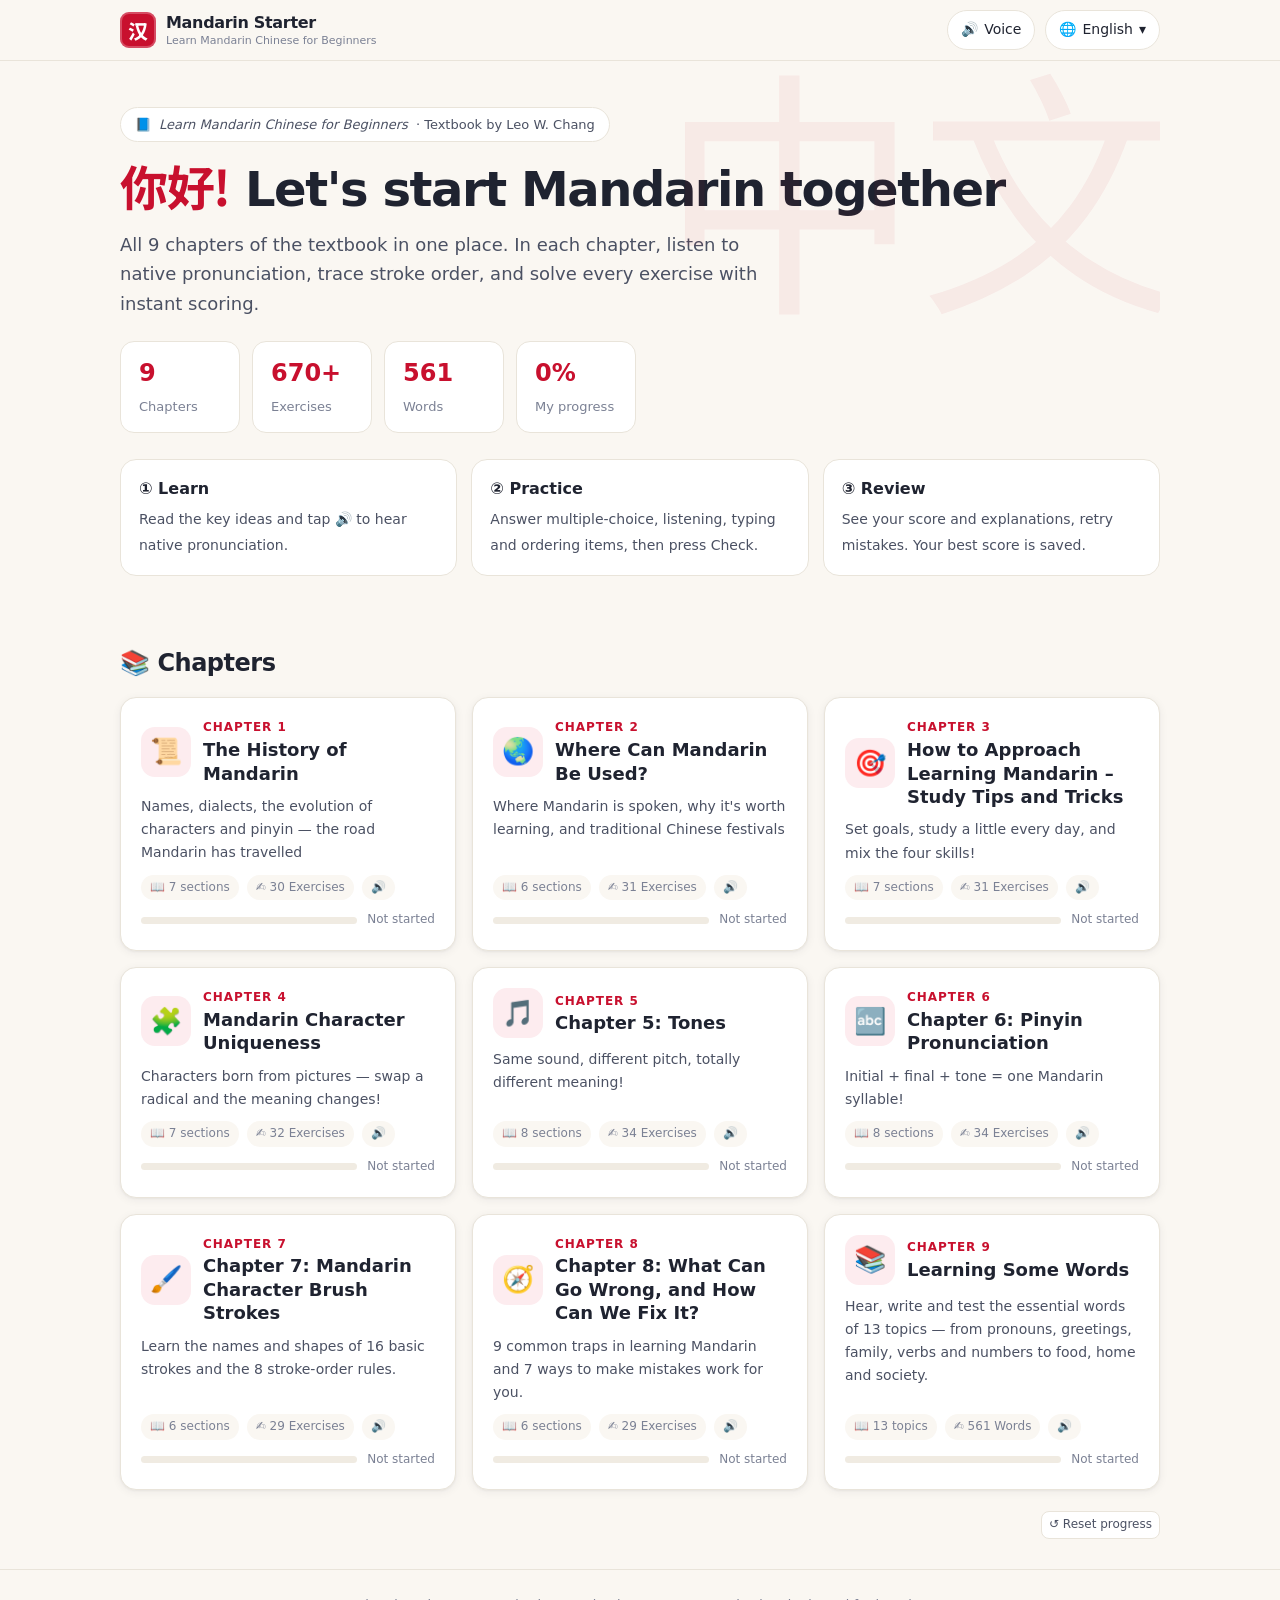
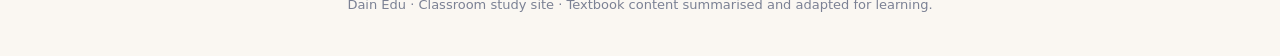
<file: index.html>
<!DOCTYPE html>
<html lang="ko"><head>
<script src="https://yalli2.github.io/site_main_control/guard.js" data-site="chinese_grammar"></script><!-- smc-guard --><meta charset="utf-8"><meta name="viewport" content="width=device-width,initial-scale=1">
<title>Mandarin Starter · 기초 중국어 마스터</title>
<meta name="description" content="Interactive Mandarin Chinese study site: Learn Mandarin Chinese for Beginners — lessons, native audio, stroke order and exercises with scores.">
<link rel="icon" href="data:image/svg+xml,<svg xmlns='http://www.w3.org/2000/svg' viewBox='0 0 100 100'><rect width='100' height='100' rx='22' fill='%23c8102e'/><text x='50' y='72' font-size='62' text-anchor='middle' fill='white'>汉</text></svg>">
<link rel="preconnect" href="https://fonts.googleapis.com"><link rel="preconnect" href="https://fonts.gstatic.com" crossorigin>
<link href="https://fonts.googleapis.com/css2?family=Noto+Sans+SC:wght@400;500;700&display=swap" rel="stylesheet">
<link rel="stylesheet" href="assets/style.css">
</head><body>
<noscript>Please enable JavaScript.</noscript>
<script src="assets/i18n.js"></script>
<script src="assets/app.js"></script>
<script src="assets/quiz.js"></script>
<script src="assets/chapter.js"></script>
<script src="assets/vocab.js"></script>
<script src="assets/main.js"></script>
<script src="data/ch1.js"></script>
<script src="data/ch2.js"></script>
<script src="data/ch3.js"></script>
<script src="data/ch4.js"></script>
<script src="data/ch5.js"></script>
<script src="data/ch6.js"></script>
<script src="data/ch7.js"></script>
<script src="data/ch8.js"></script>
<script src="data/ch9.js"></script>
<script src="data/vocab_a.js"></script>
<script src="data/vocab_b.js"></script>
<script>renderMain();document.addEventListener("langchange",renderMain);</script>
<script src="dain-hide.js" defer></script>
</body></html>
</file>
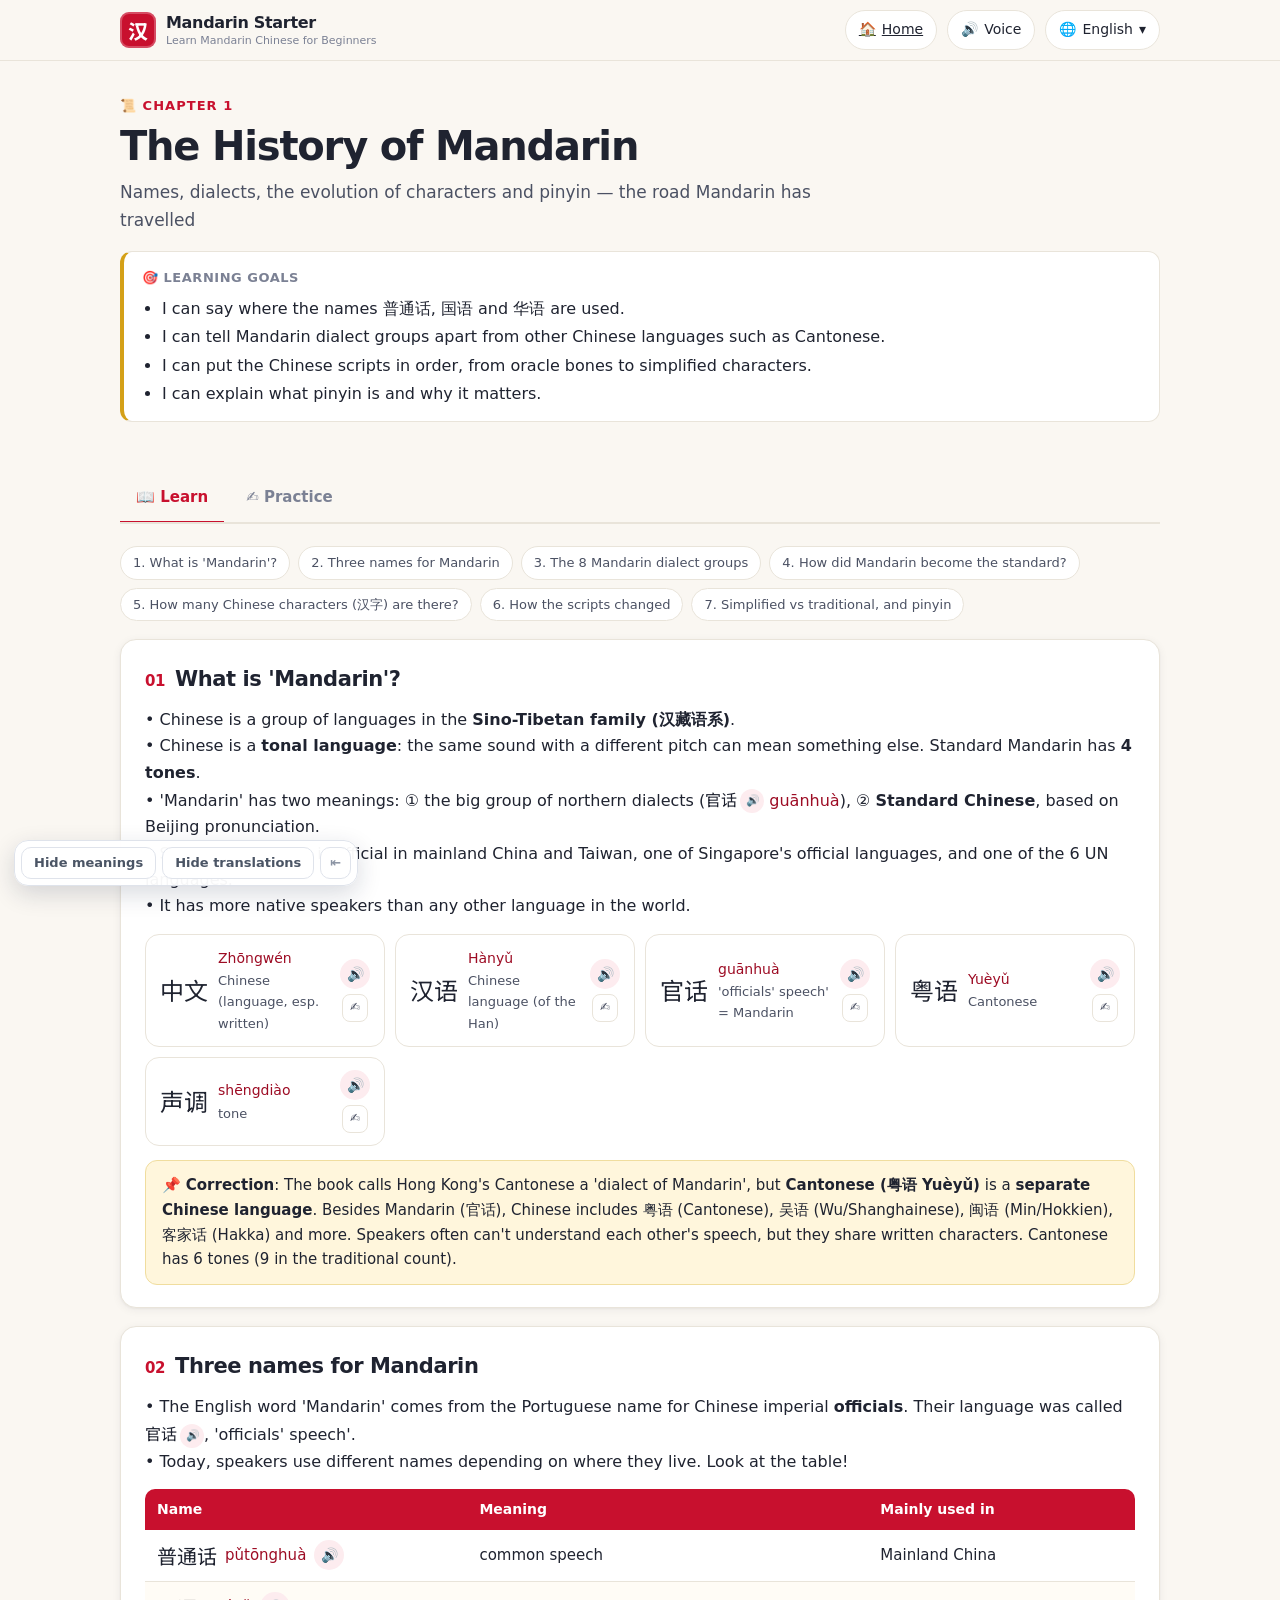
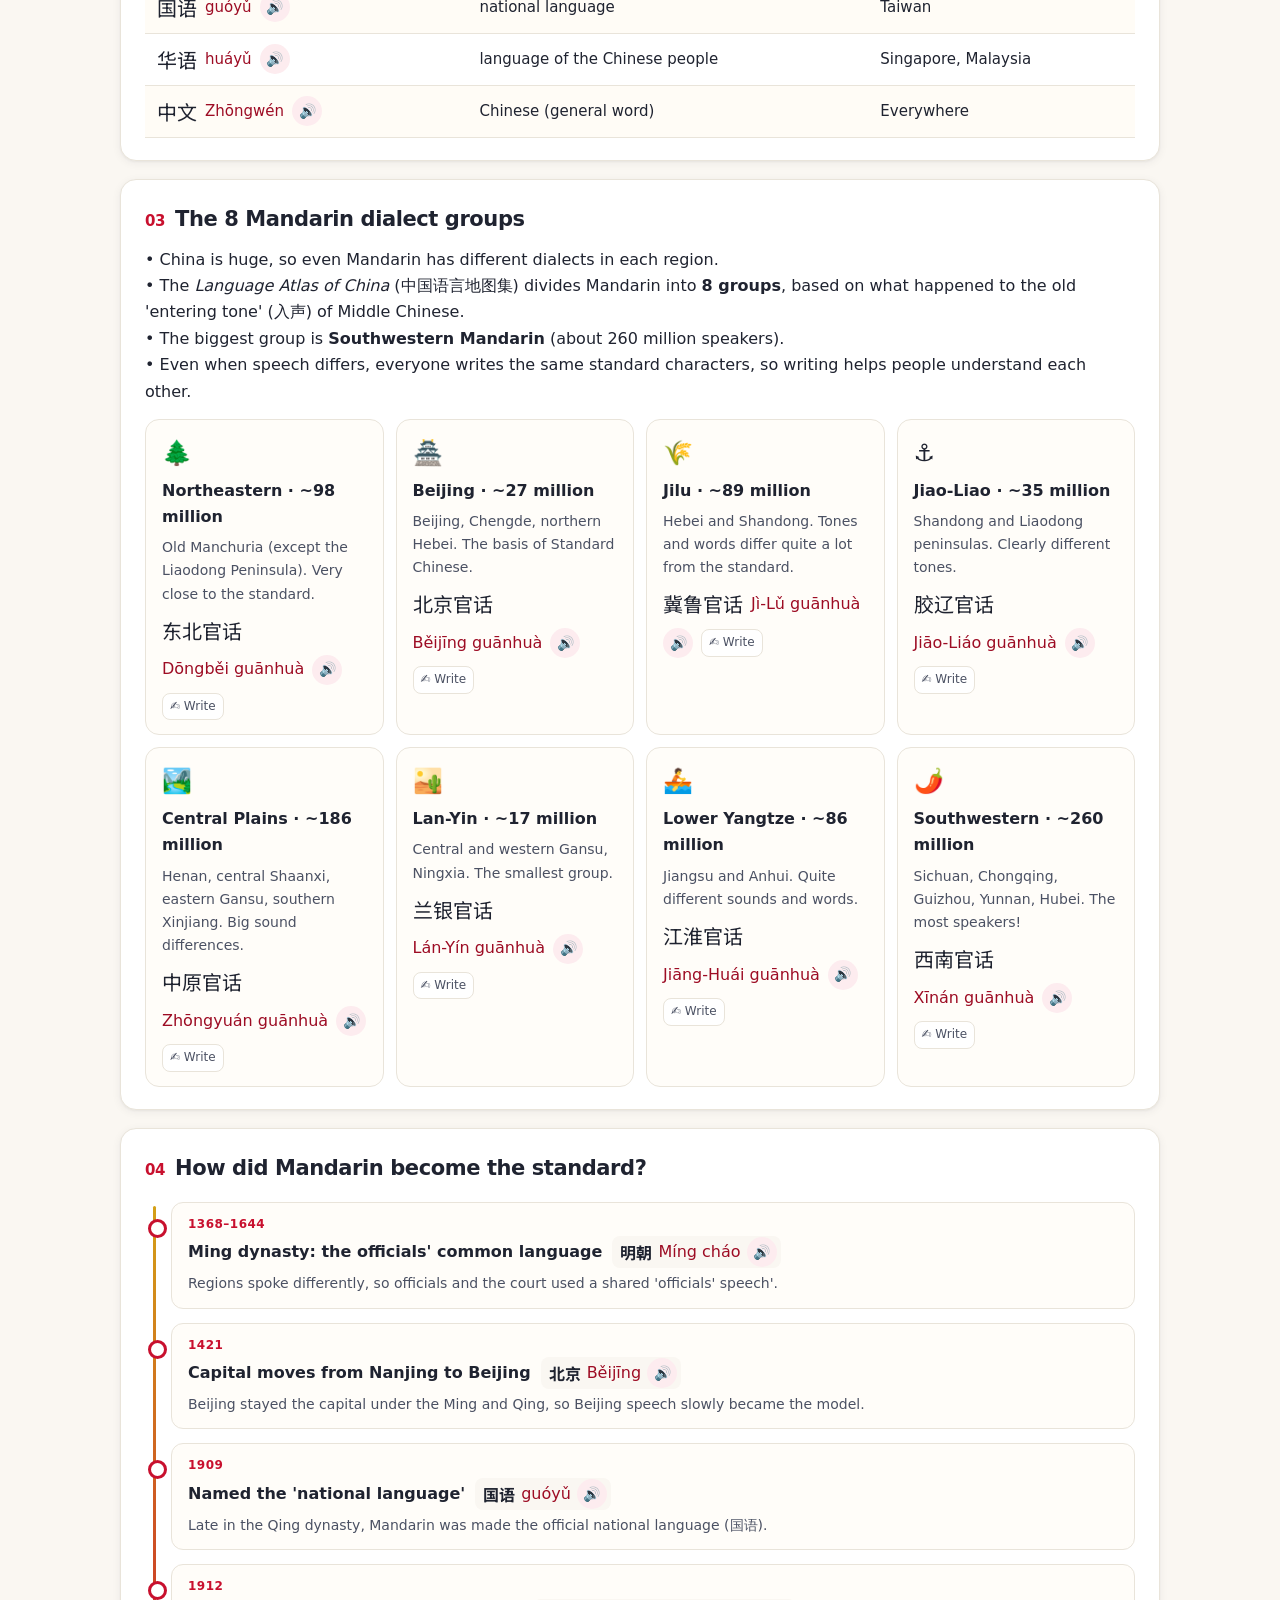
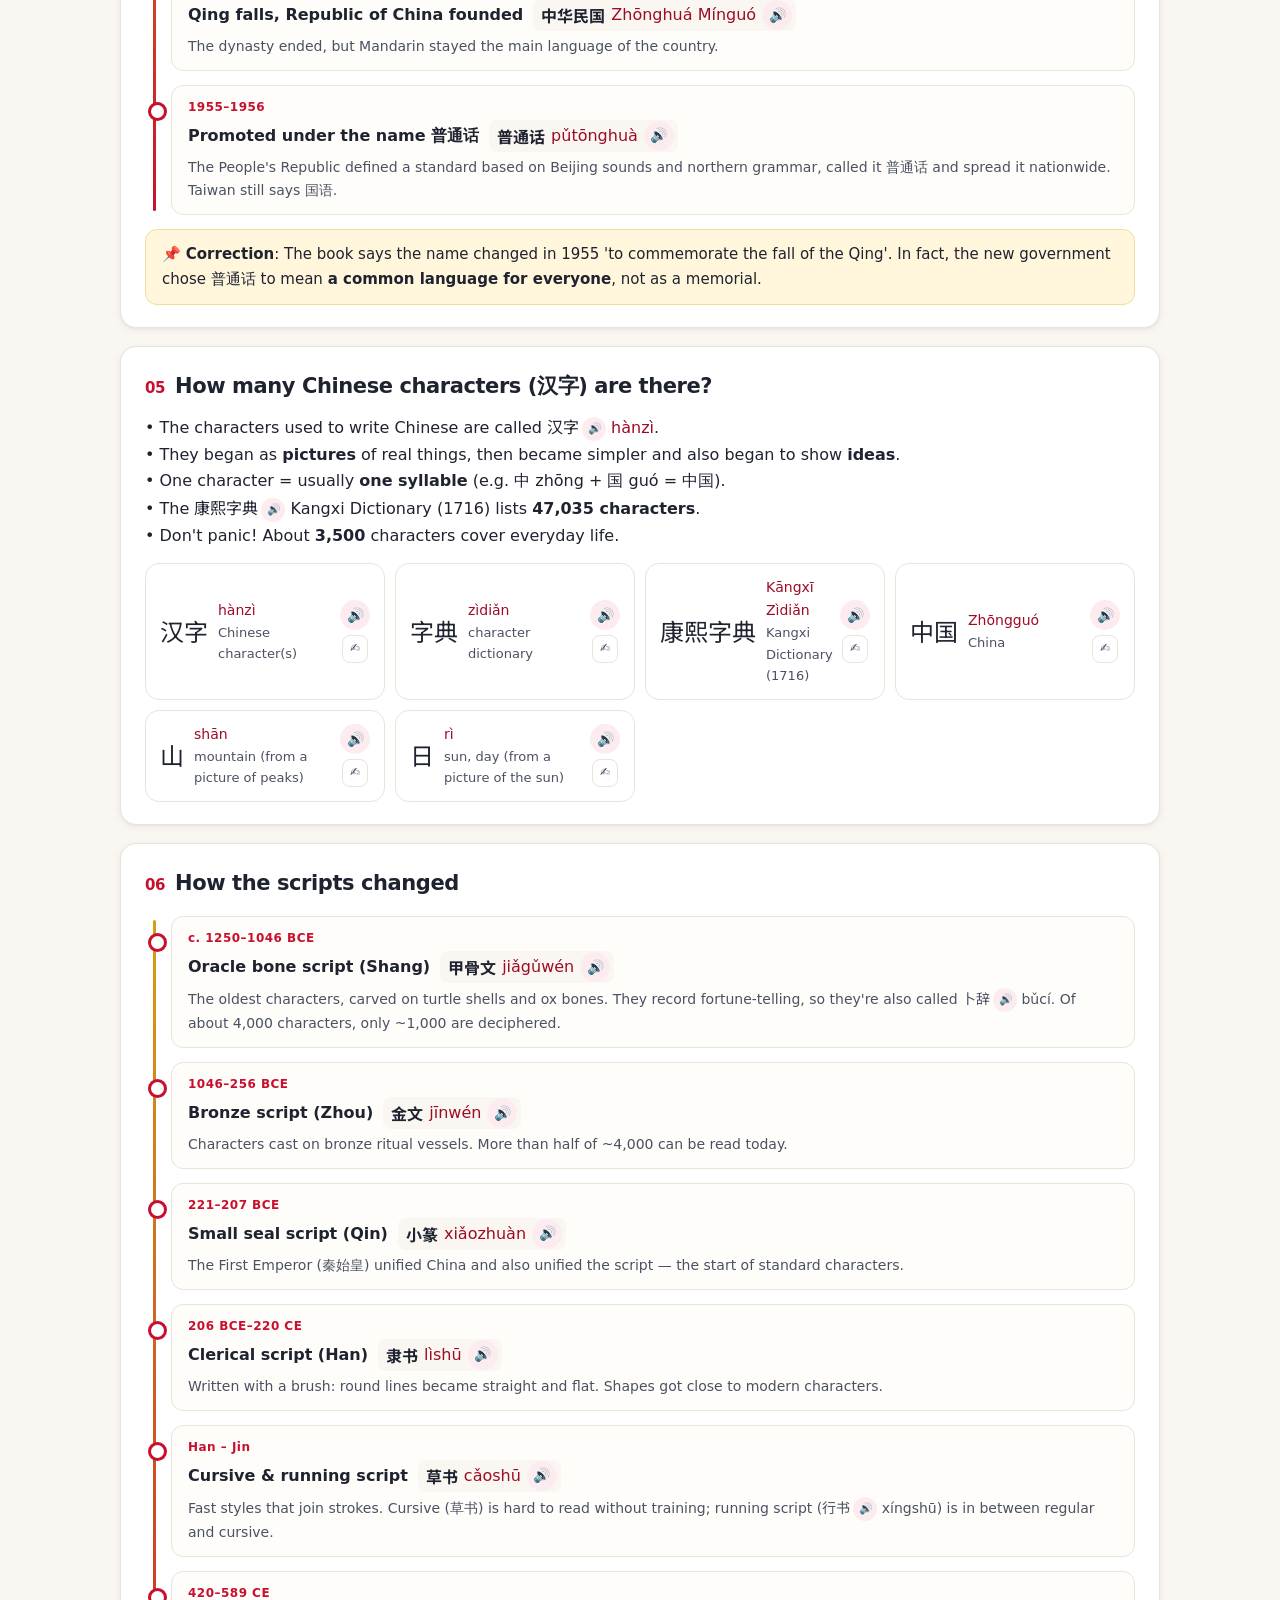
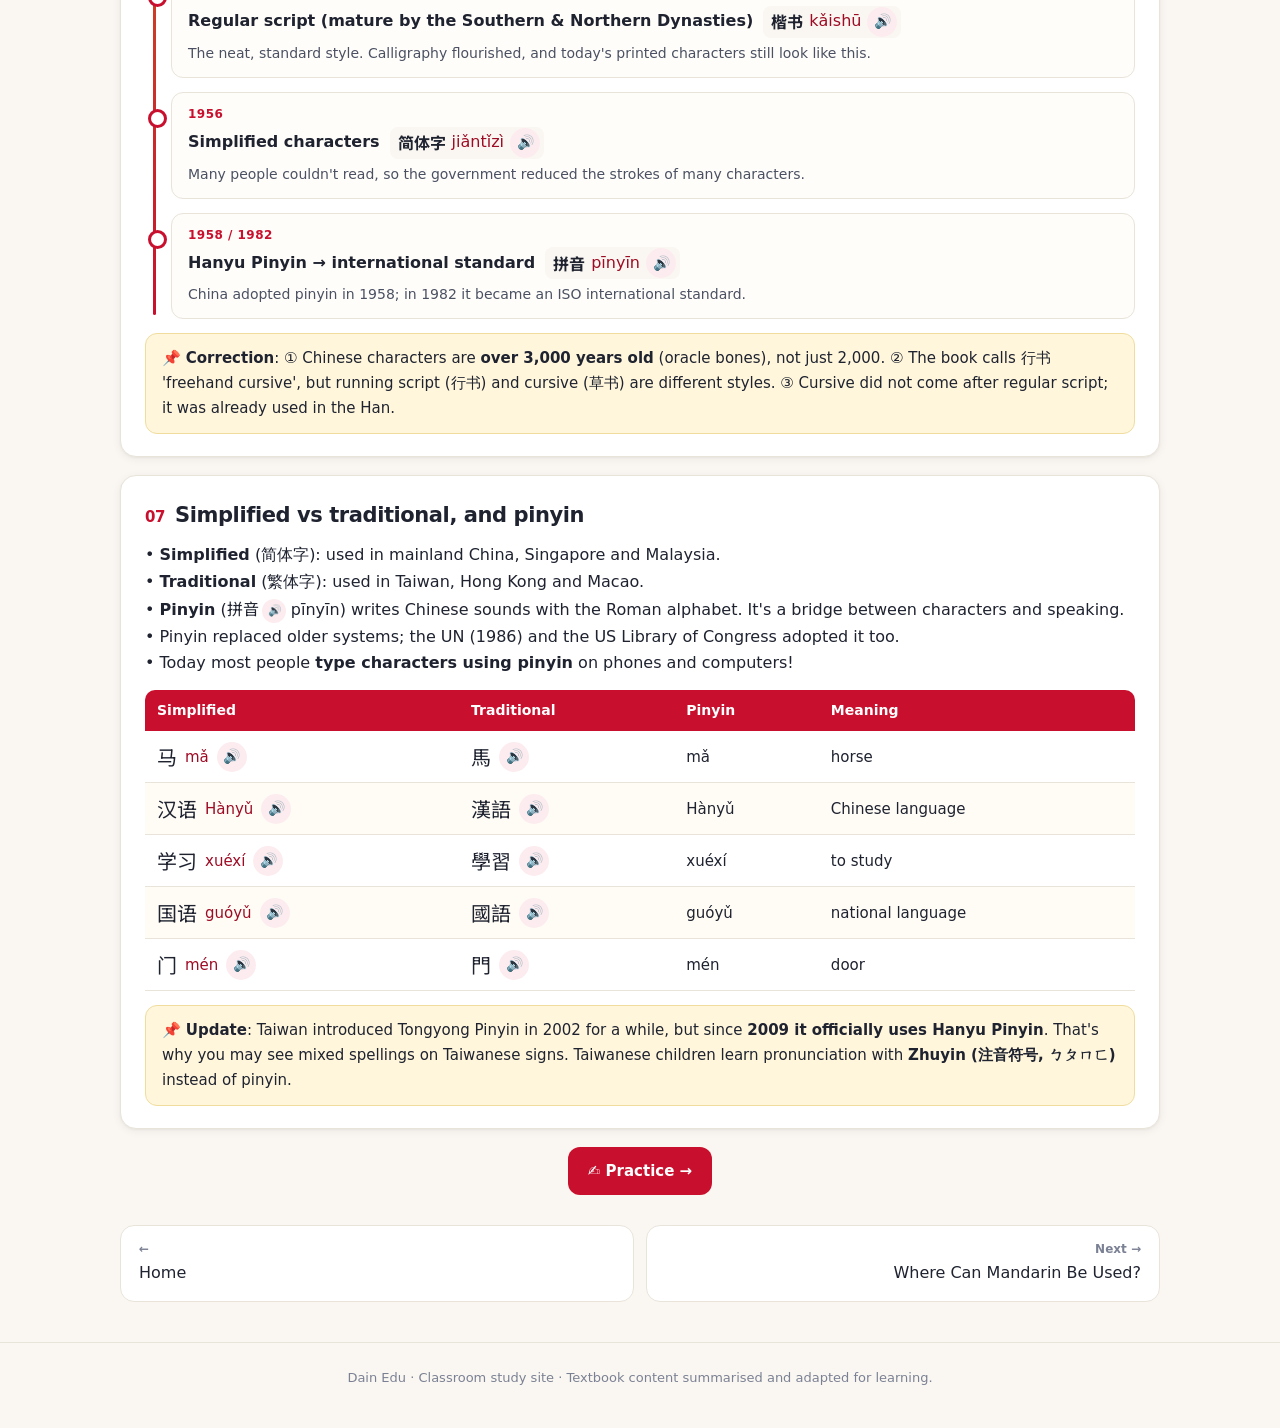
<file: ch1.html>
<!DOCTYPE html>
<html lang="ko"><head>
<script src="https://yalli2.github.io/site_main_control/guard.js" data-site="chinese_grammar"></script><!-- smc-guard --><meta charset="utf-8"><meta name="viewport" content="width=device-width,initial-scale=1">
<title>Chapter 1</title>
<meta name="description" content="Interactive Mandarin Chinese study site: Learn Mandarin Chinese for Beginners — lessons, native audio, stroke order and exercises with scores.">
<link rel="icon" href="data:image/svg+xml,<svg xmlns='http://www.w3.org/2000/svg' viewBox='0 0 100 100'><rect width='100' height='100' rx='22' fill='%23c8102e'/><text x='50' y='72' font-size='62' text-anchor='middle' fill='white'>汉</text></svg>">
<link rel="preconnect" href="https://fonts.googleapis.com"><link rel="preconnect" href="https://fonts.gstatic.com" crossorigin>
<link href="https://fonts.googleapis.com/css2?family=Noto+Sans+SC:wght@400;500;700&display=swap" rel="stylesheet">
<link rel="stylesheet" href="assets/style.css">
</head><body>
<noscript>Please enable JavaScript.</noscript>
<script src="assets/i18n.js"></script>
<script src="assets/app.js"></script>
<script src="assets/quiz.js"></script>
<script src="assets/chapter.js"></script>
<script src="data/ch1.js"></script>
<script src="data/ch2.js"></script>
<script src="data/ch3.js"></script>
<script src="data/ch4.js"></script>
<script src="data/ch5.js"></script>
<script src="data/ch6.js"></script>
<script src="data/ch7.js"></script>
<script src="data/ch8.js"></script>
<script src="data/ch9.js"></script>
<script src="data/vocab_a.js"></script>
<script src="data/vocab_b.js"></script>
<script>const go=()=>{const y=scrollY;renderChapterPage(1);scrollTo(0,y)};go();document.addEventListener("langchange",go);</script>
<script src="dain-hide.js" defer></script>
</body></html>
</file>
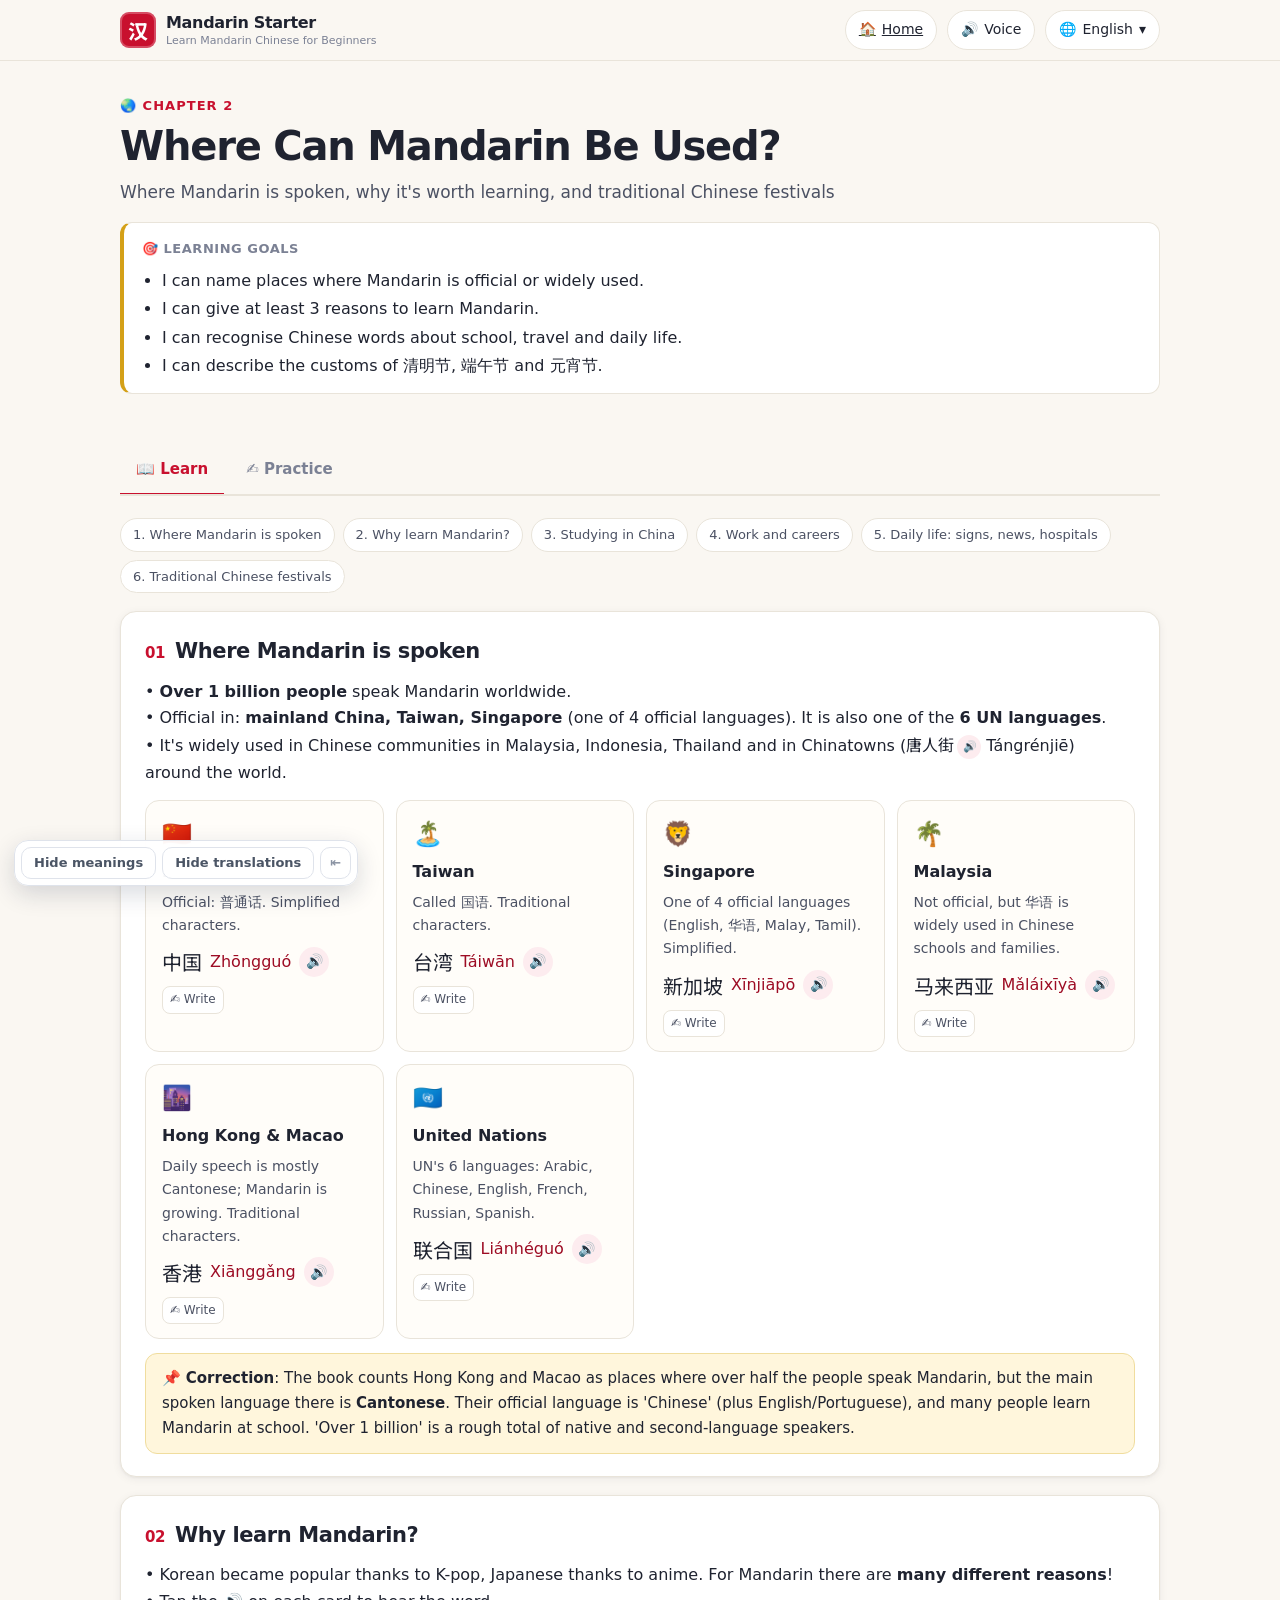
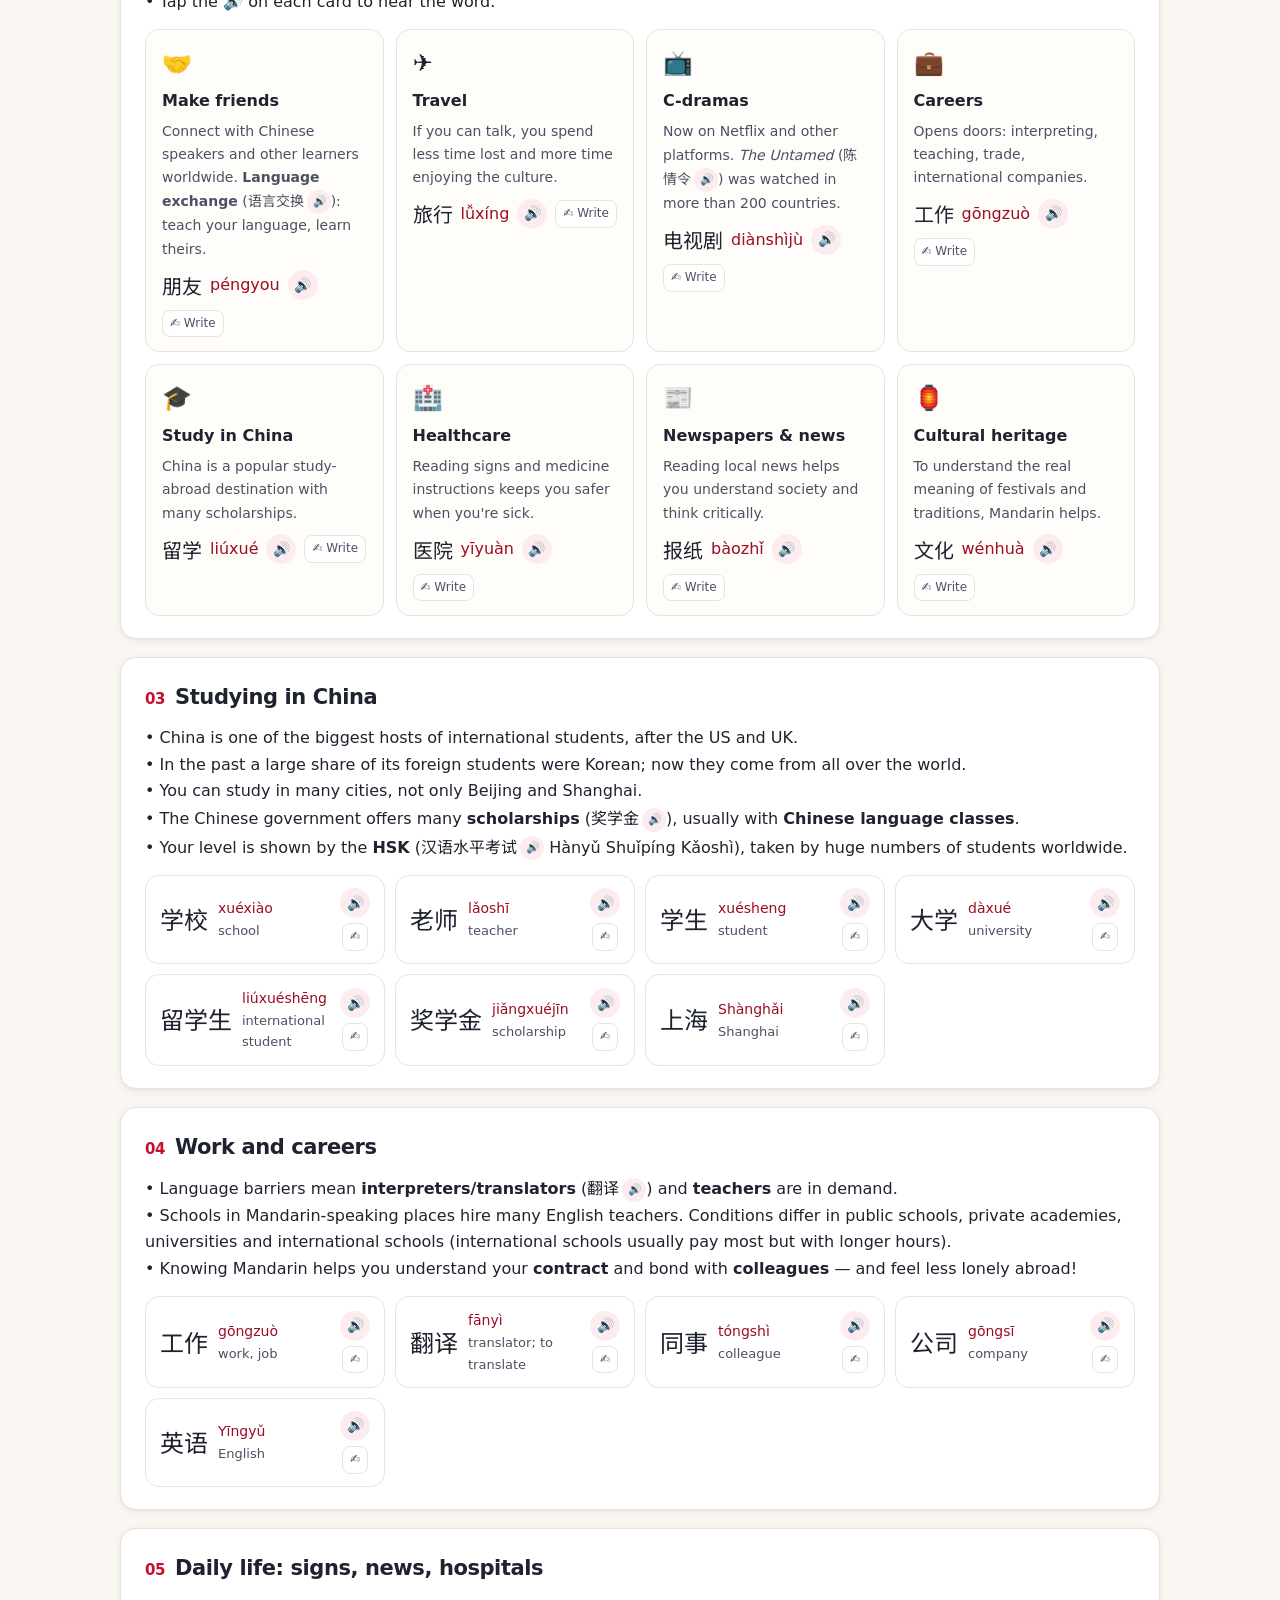
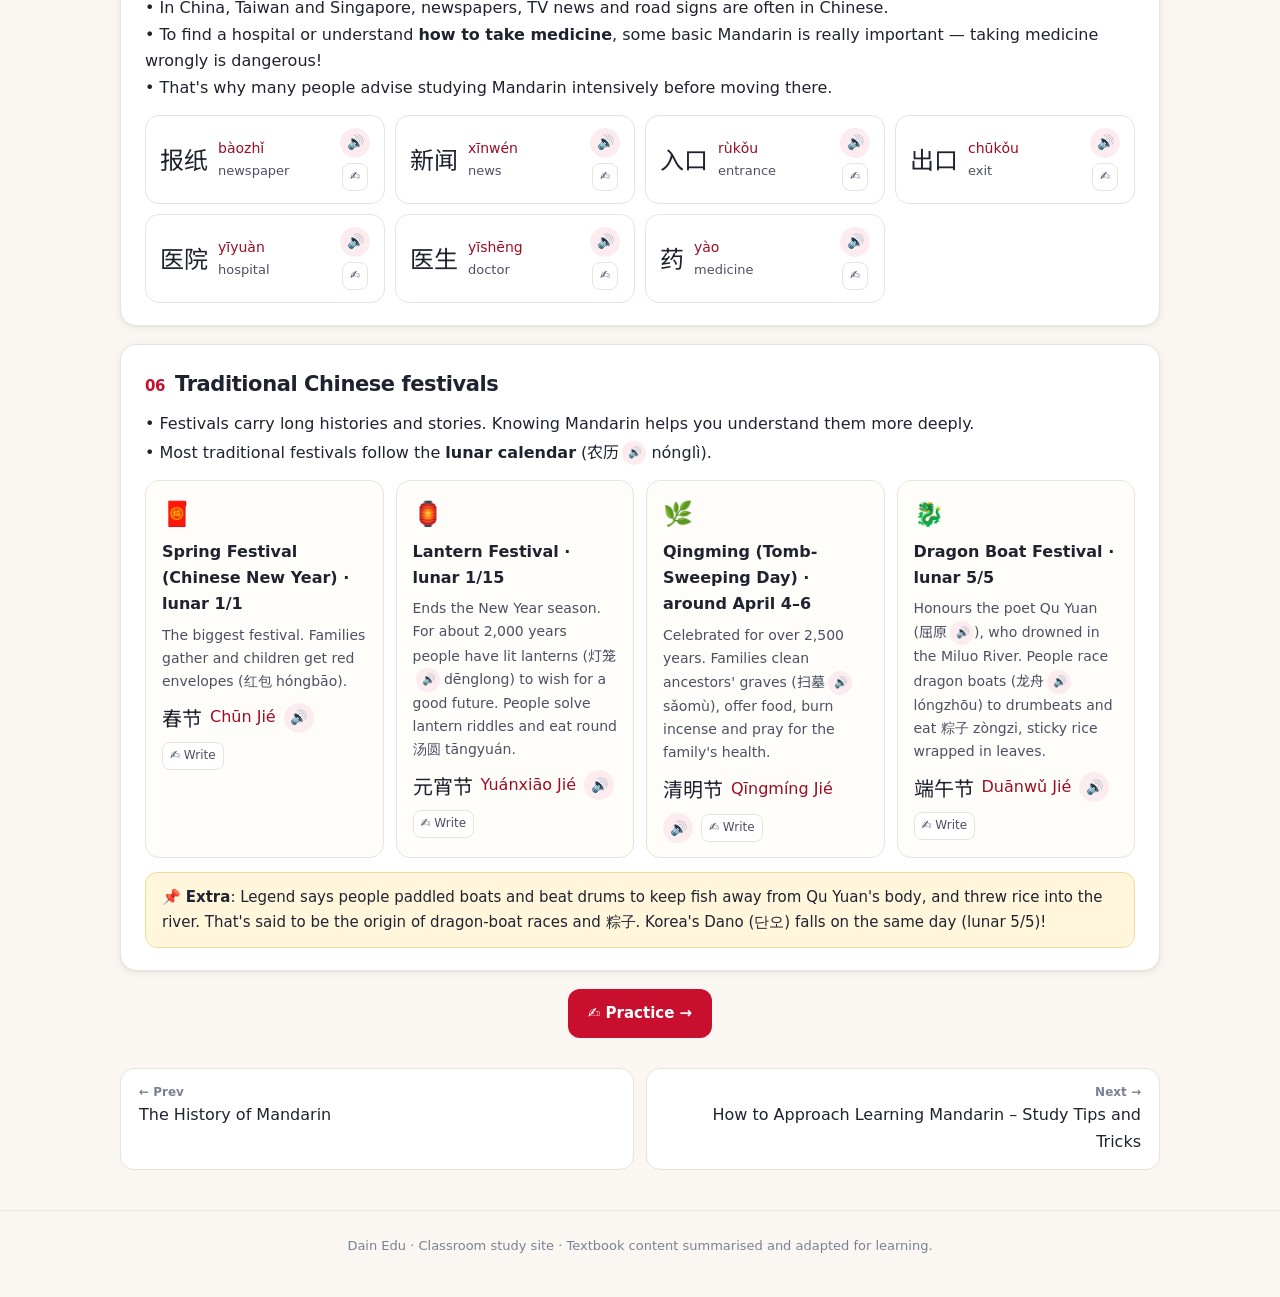
<file: ch2.html>
<!DOCTYPE html>
<html lang="ko"><head>
<script src="https://yalli2.github.io/site_main_control/guard.js" data-site="chinese_grammar"></script><!-- smc-guard --><meta charset="utf-8"><meta name="viewport" content="width=device-width,initial-scale=1">
<title>Chapter 2</title>
<meta name="description" content="Interactive Mandarin Chinese study site: Learn Mandarin Chinese for Beginners — lessons, native audio, stroke order and exercises with scores.">
<link rel="icon" href="data:image/svg+xml,<svg xmlns='http://www.w3.org/2000/svg' viewBox='0 0 100 100'><rect width='100' height='100' rx='22' fill='%23c8102e'/><text x='50' y='72' font-size='62' text-anchor='middle' fill='white'>汉</text></svg>">
<link rel="preconnect" href="https://fonts.googleapis.com"><link rel="preconnect" href="https://fonts.gstatic.com" crossorigin>
<link href="https://fonts.googleapis.com/css2?family=Noto+Sans+SC:wght@400;500;700&display=swap" rel="stylesheet">
<link rel="stylesheet" href="assets/style.css">
</head><body>
<noscript>Please enable JavaScript.</noscript>
<script src="assets/i18n.js"></script>
<script src="assets/app.js"></script>
<script src="assets/quiz.js"></script>
<script src="assets/chapter.js"></script>
<script src="data/ch1.js"></script>
<script src="data/ch2.js"></script>
<script src="data/ch3.js"></script>
<script src="data/ch4.js"></script>
<script src="data/ch5.js"></script>
<script src="data/ch6.js"></script>
<script src="data/ch7.js"></script>
<script src="data/ch8.js"></script>
<script src="data/ch9.js"></script>
<script src="data/vocab_a.js"></script>
<script src="data/vocab_b.js"></script>
<script>const go=()=>{const y=scrollY;renderChapterPage(2);scrollTo(0,y)};go();document.addEventListener("langchange",go);</script>
<script src="dain-hide.js" defer></script>
</body></html>
</file>
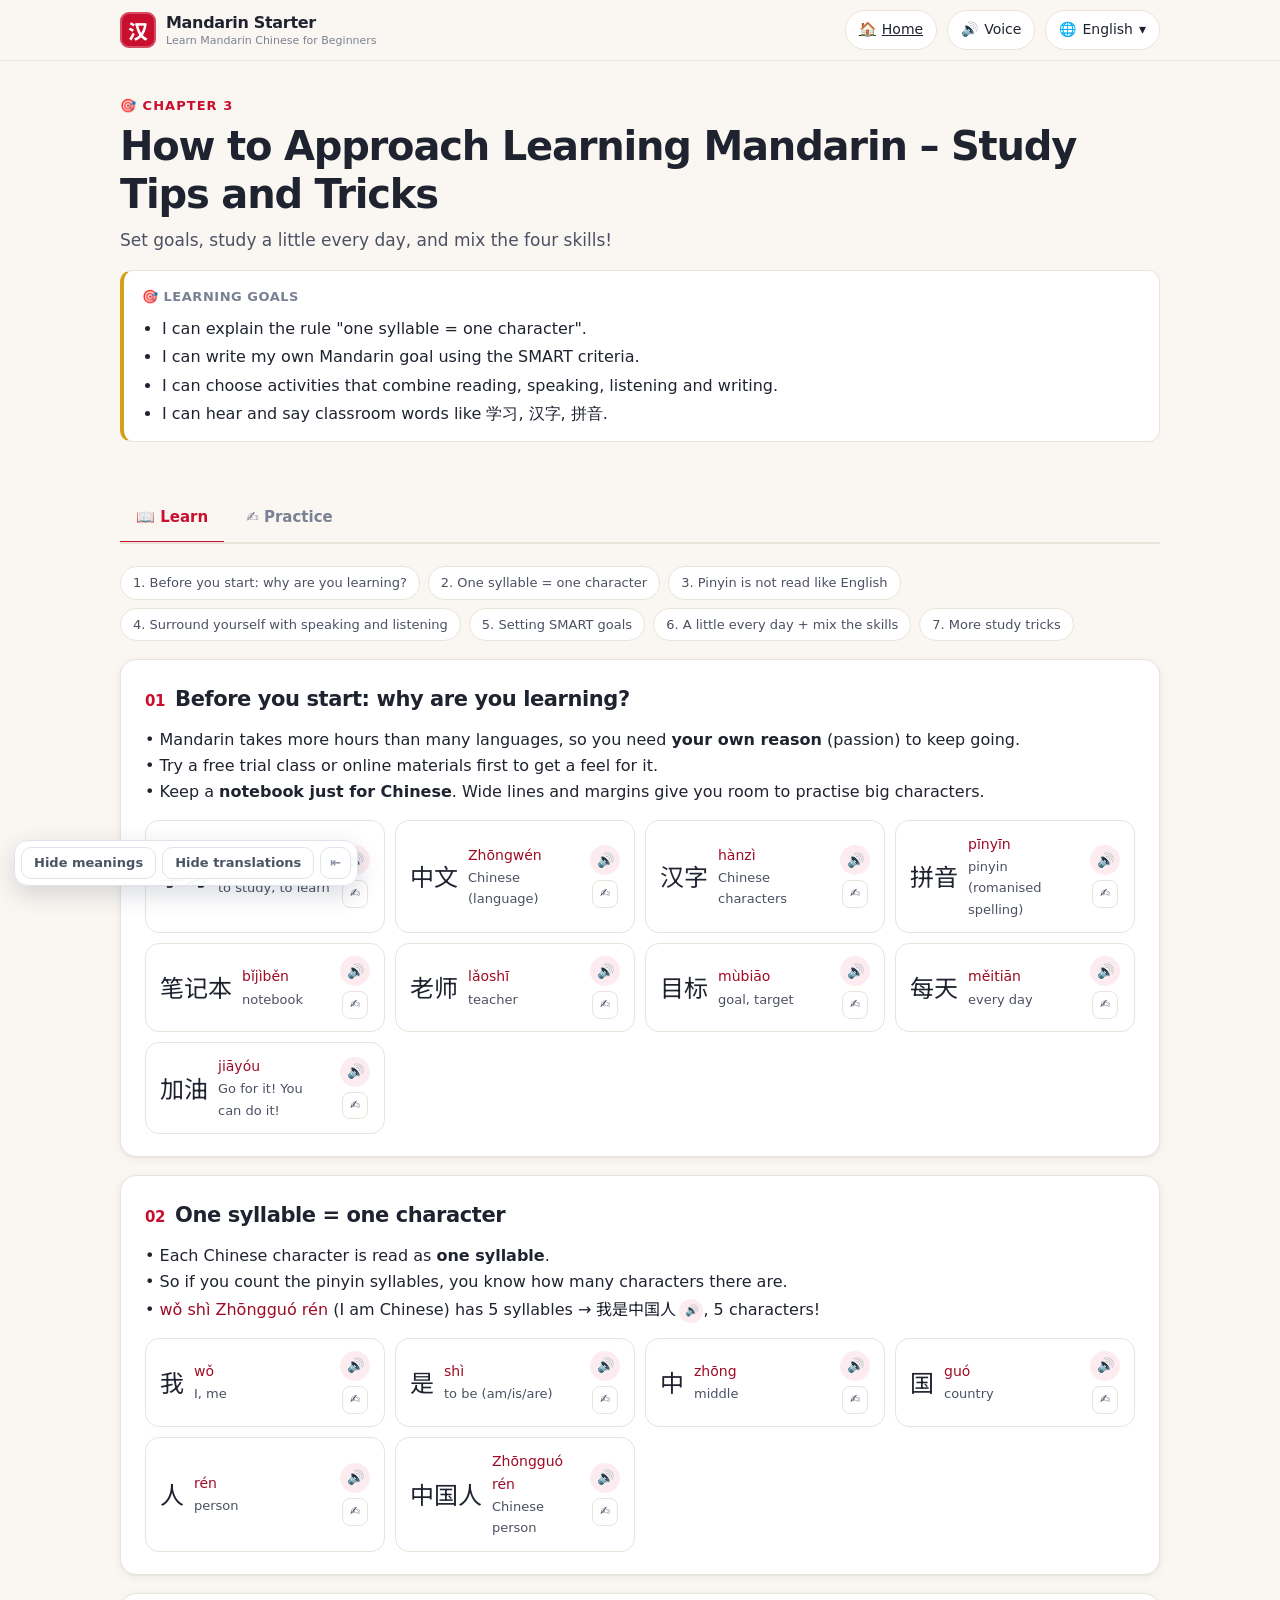
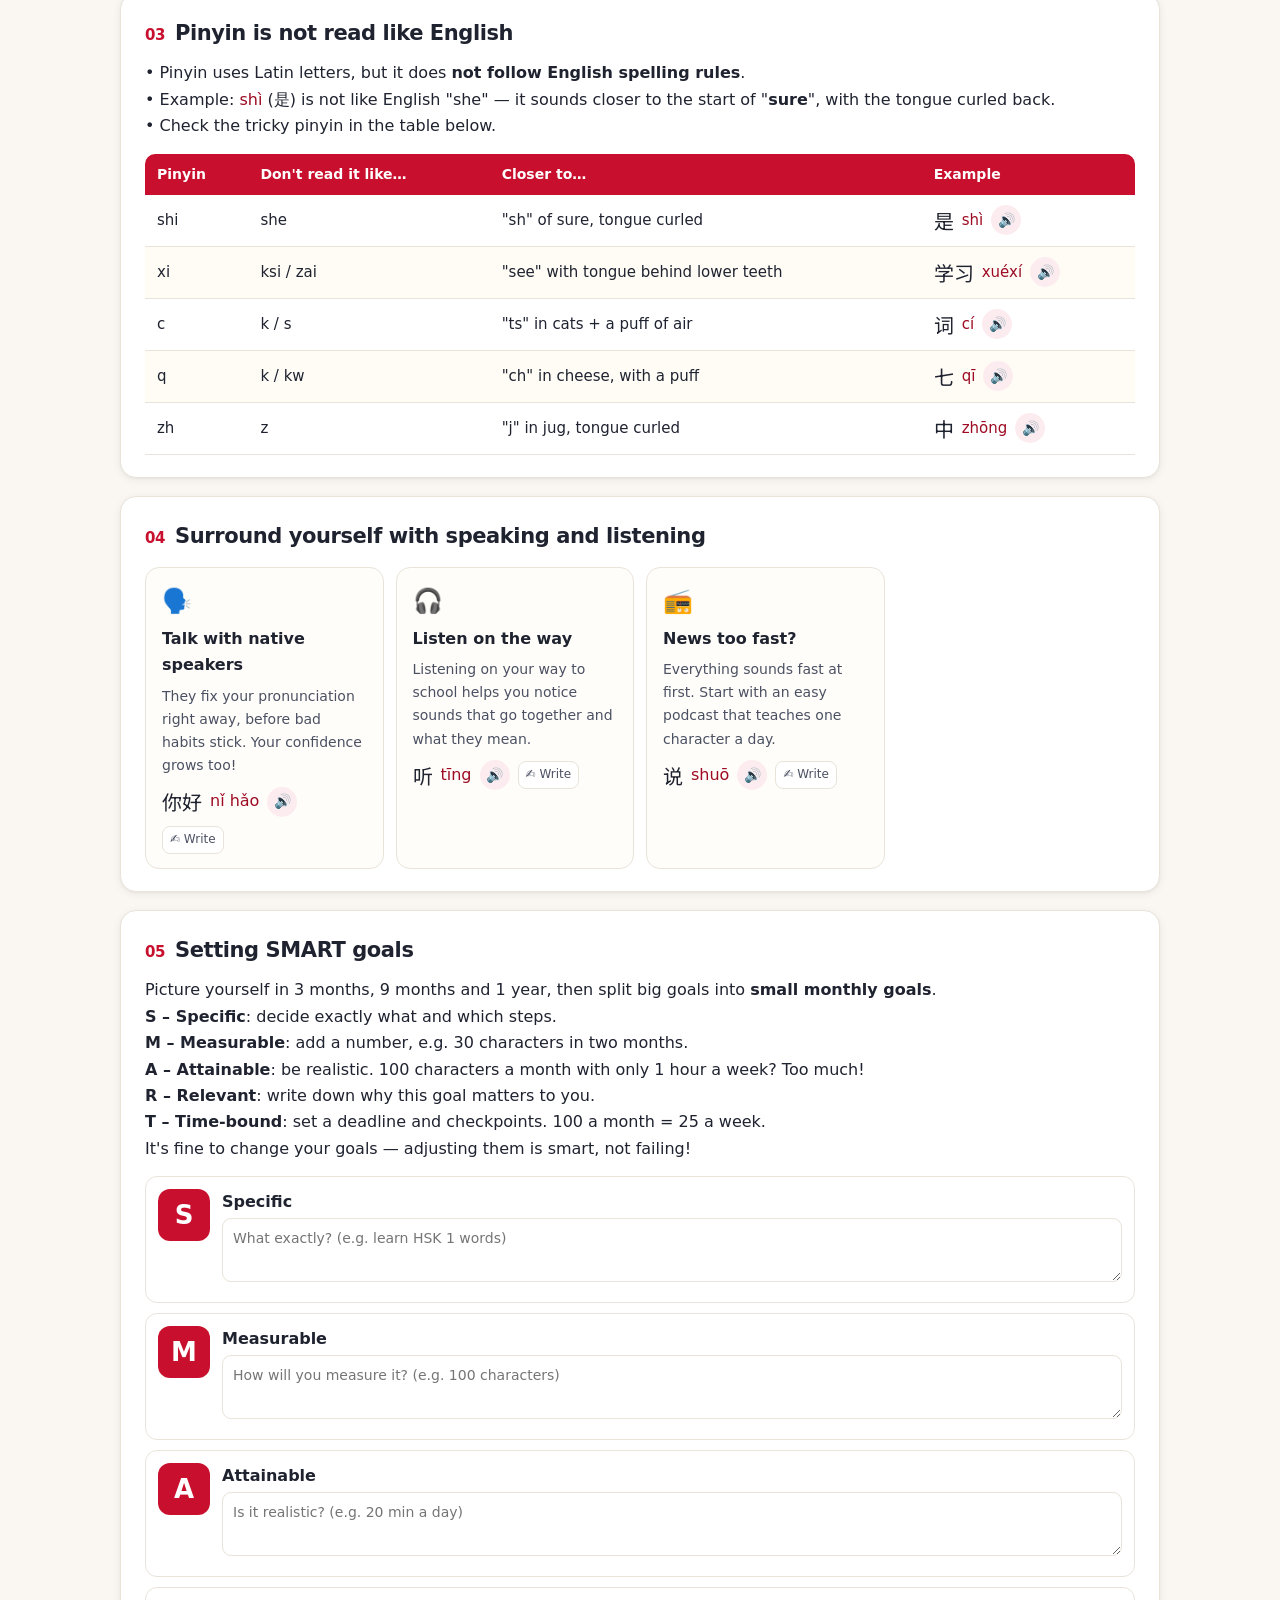
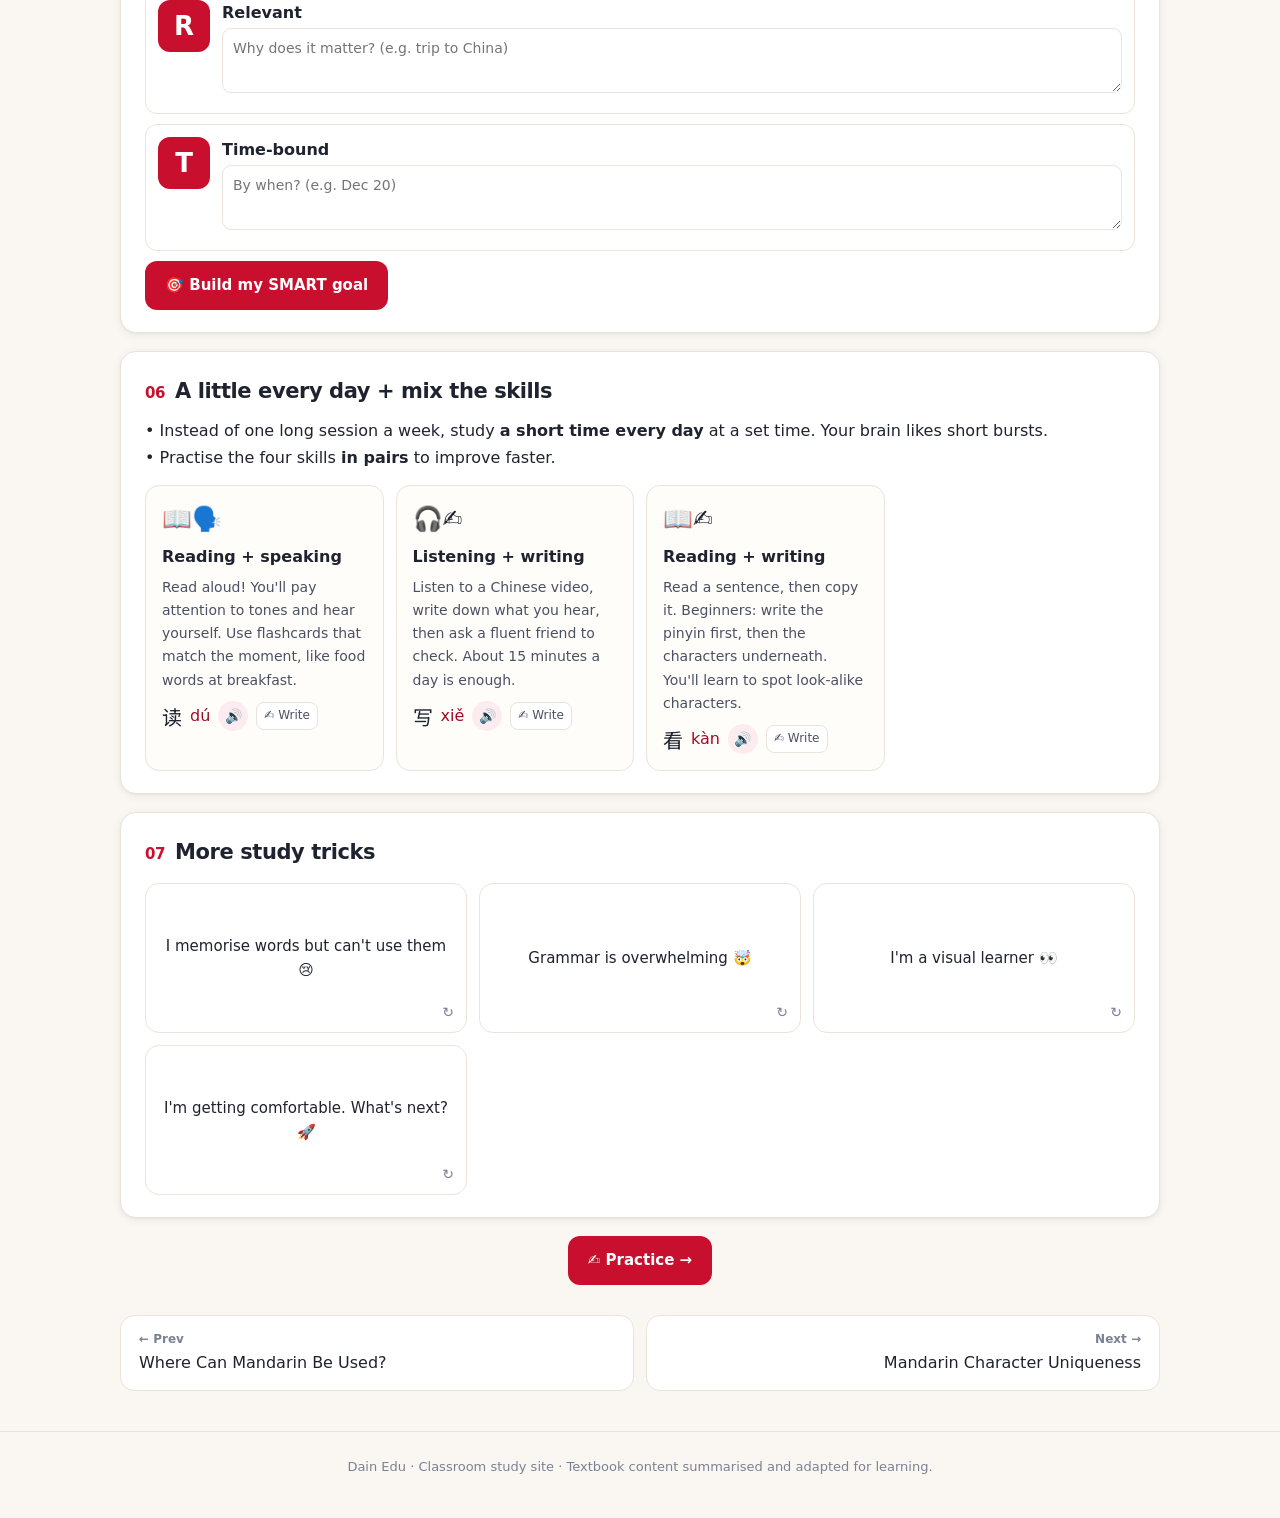
<file: ch3.html>
<!DOCTYPE html>
<html lang="ko"><head>
<script src="https://yalli2.github.io/site_main_control/guard.js" data-site="chinese_grammar"></script><!-- smc-guard --><meta charset="utf-8"><meta name="viewport" content="width=device-width,initial-scale=1">
<title>Chapter 3</title>
<meta name="description" content="Interactive Mandarin Chinese study site: Learn Mandarin Chinese for Beginners — lessons, native audio, stroke order and exercises with scores.">
<link rel="icon" href="data:image/svg+xml,<svg xmlns='http://www.w3.org/2000/svg' viewBox='0 0 100 100'><rect width='100' height='100' rx='22' fill='%23c8102e'/><text x='50' y='72' font-size='62' text-anchor='middle' fill='white'>汉</text></svg>">
<link rel="preconnect" href="https://fonts.googleapis.com"><link rel="preconnect" href="https://fonts.gstatic.com" crossorigin>
<link href="https://fonts.googleapis.com/css2?family=Noto+Sans+SC:wght@400;500;700&display=swap" rel="stylesheet">
<link rel="stylesheet" href="assets/style.css">
</head><body>
<noscript>Please enable JavaScript.</noscript>
<script src="assets/i18n.js"></script>
<script src="assets/app.js"></script>
<script src="assets/quiz.js"></script>
<script src="assets/chapter.js"></script>
<script src="data/ch1.js"></script>
<script src="data/ch2.js"></script>
<script src="data/ch3.js"></script>
<script src="data/ch4.js"></script>
<script src="data/ch5.js"></script>
<script src="data/ch6.js"></script>
<script src="data/ch7.js"></script>
<script src="data/ch8.js"></script>
<script src="data/ch9.js"></script>
<script src="data/vocab_a.js"></script>
<script src="data/vocab_b.js"></script>
<script>const go=()=>{const y=scrollY;renderChapterPage(3);scrollTo(0,y)};go();document.addEventListener("langchange",go);</script>
<script src="dain-hide.js" defer></script>
</body></html>
</file>
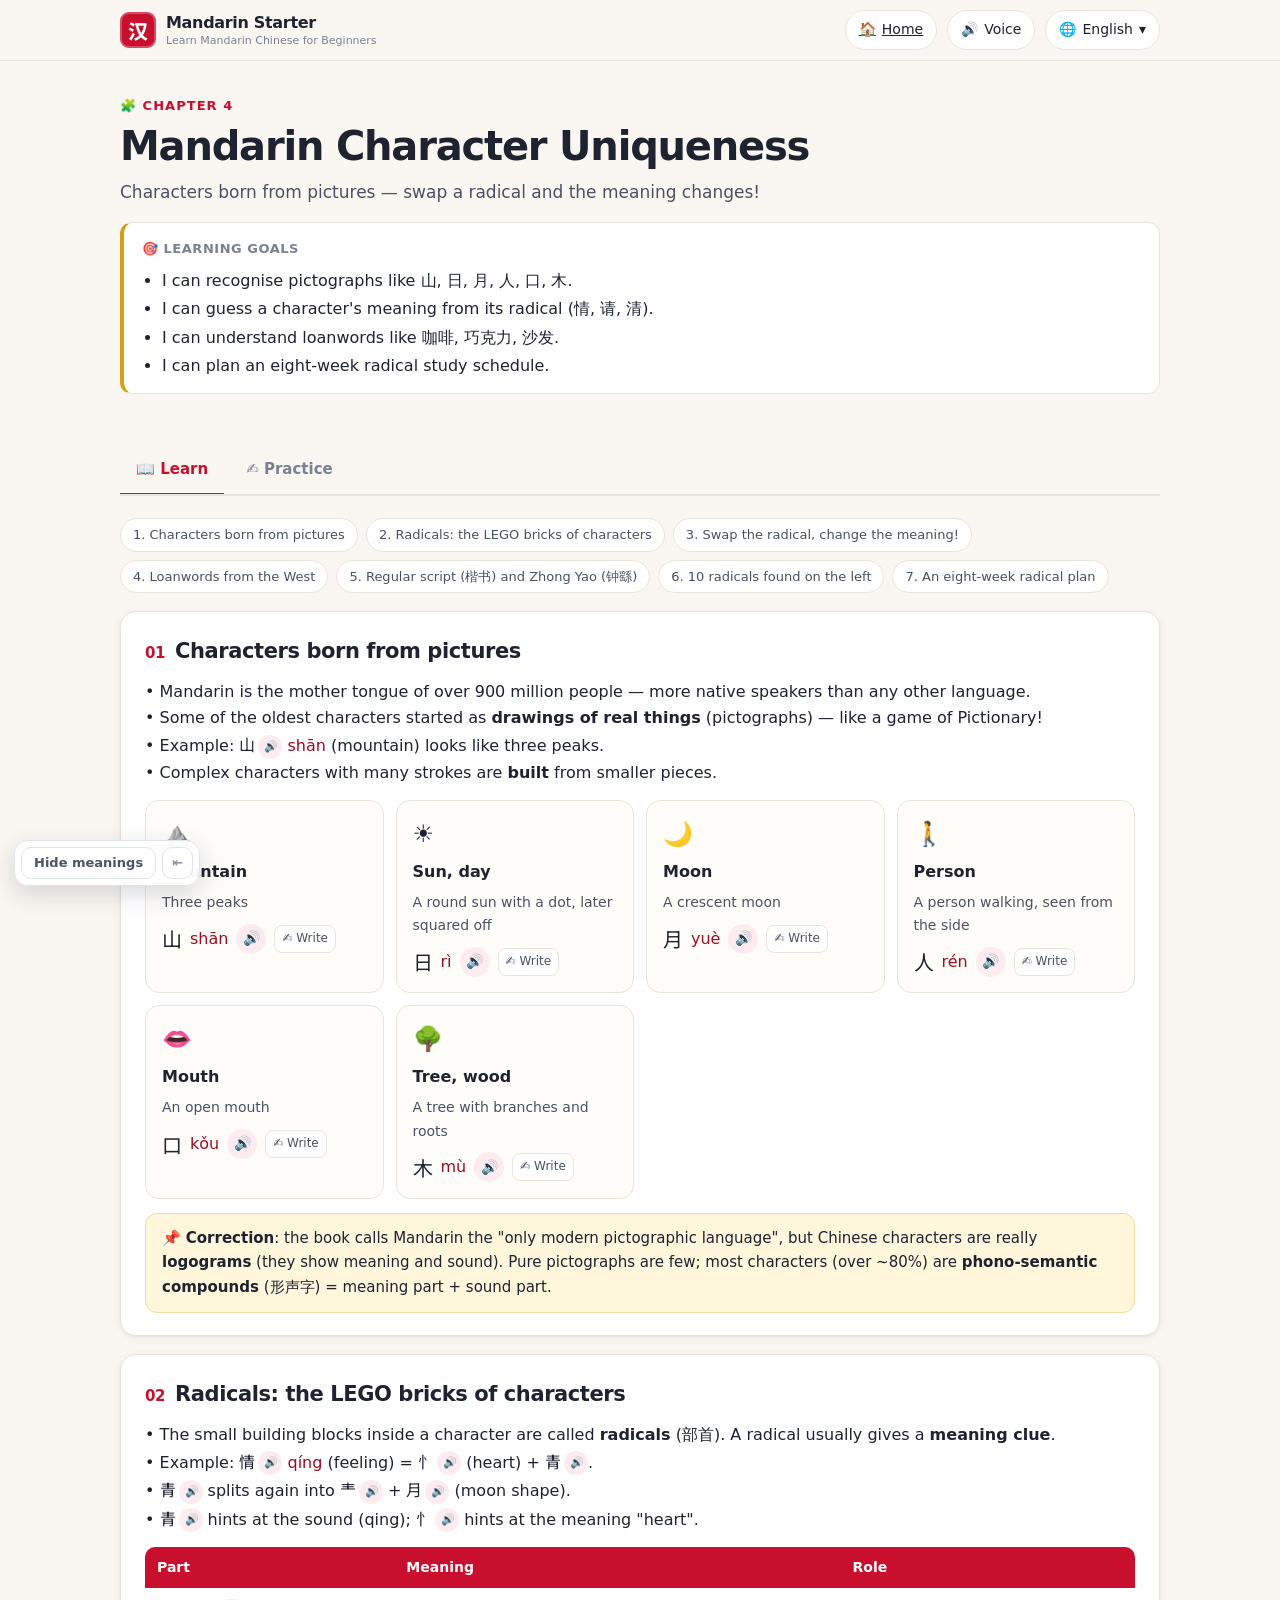
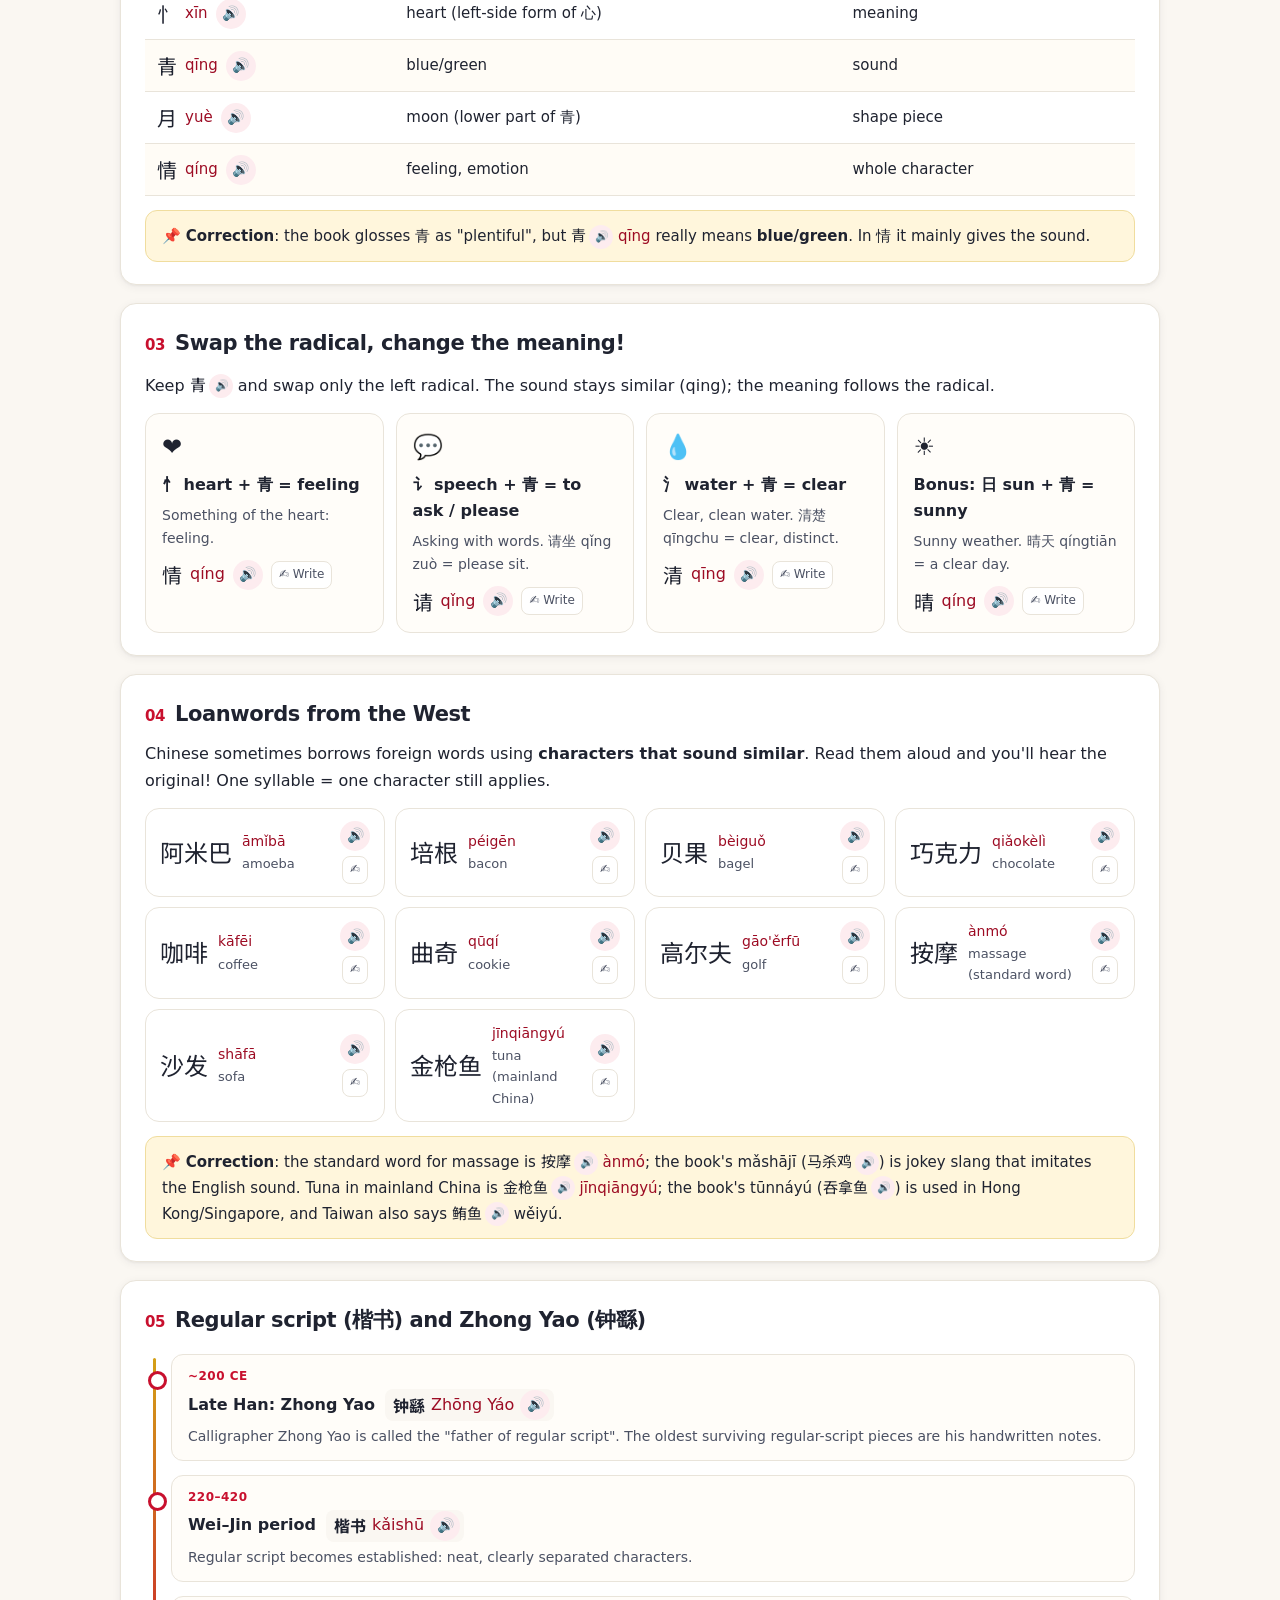
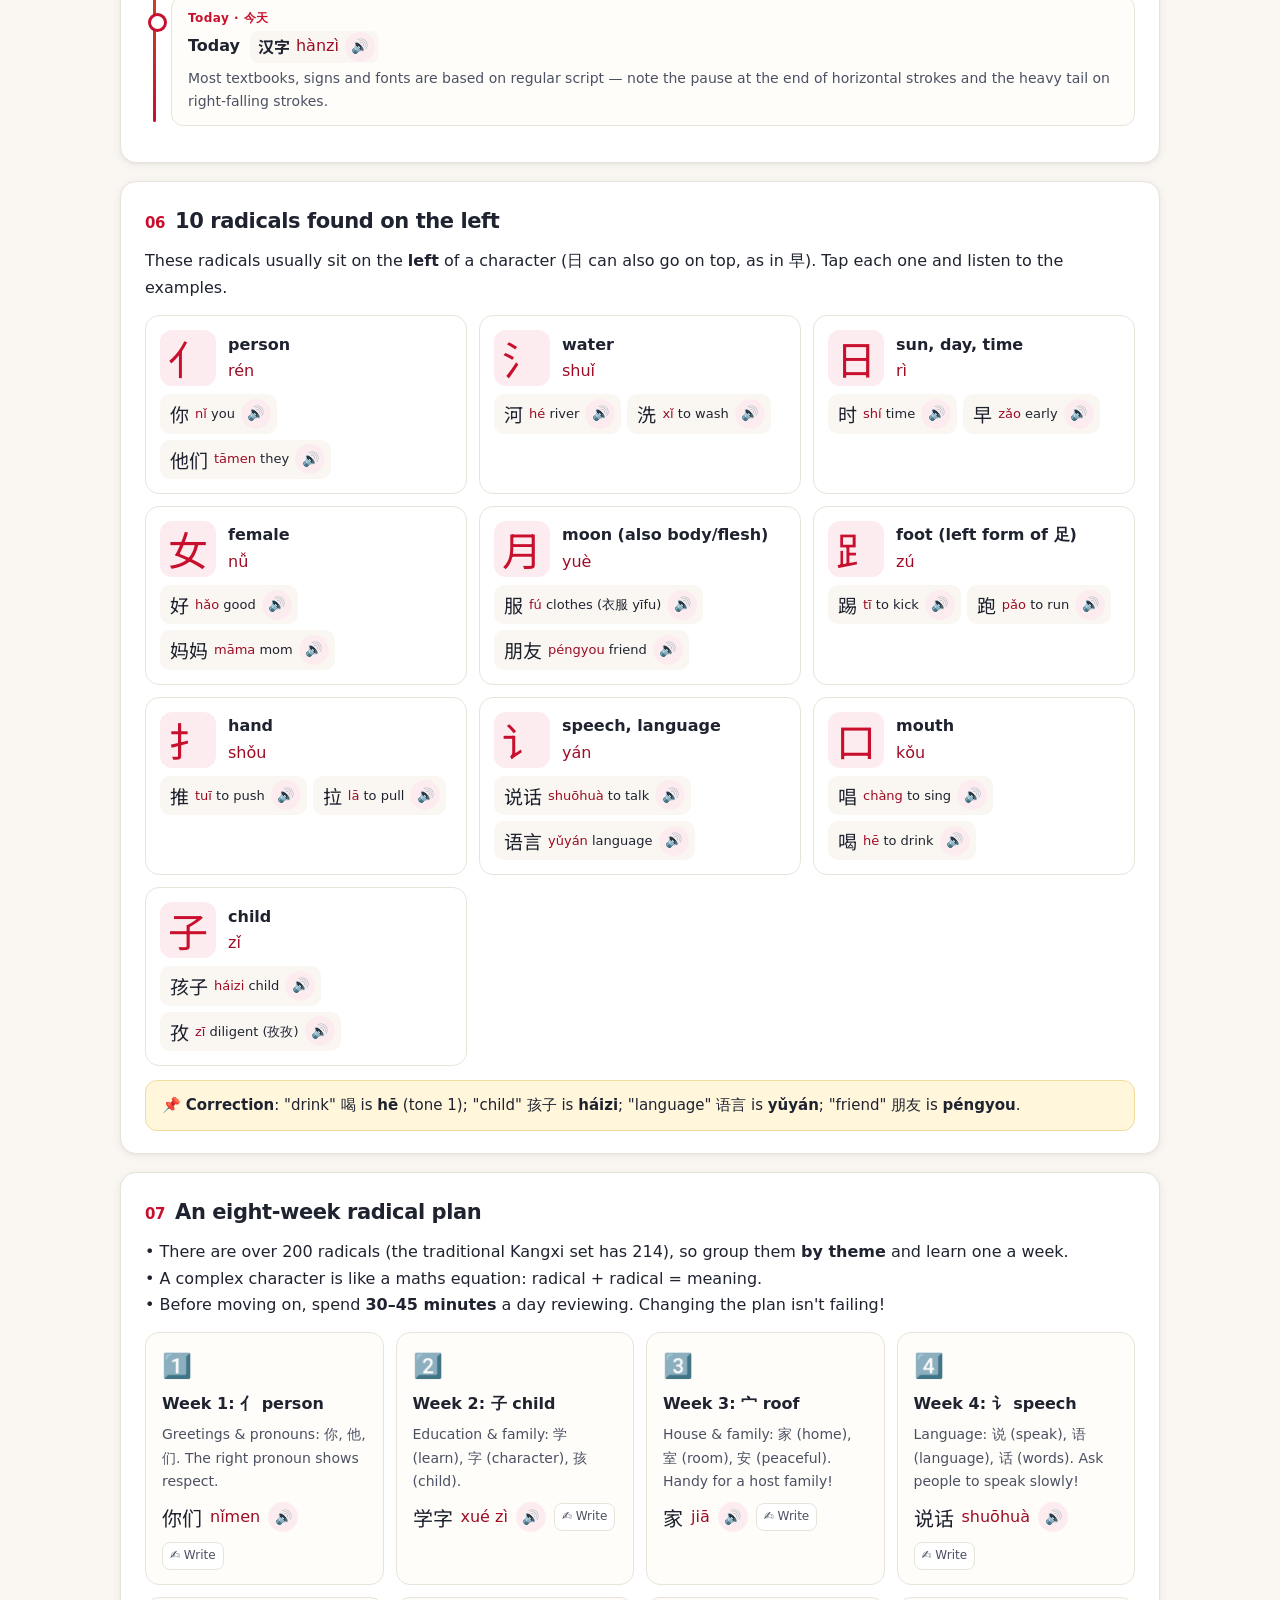
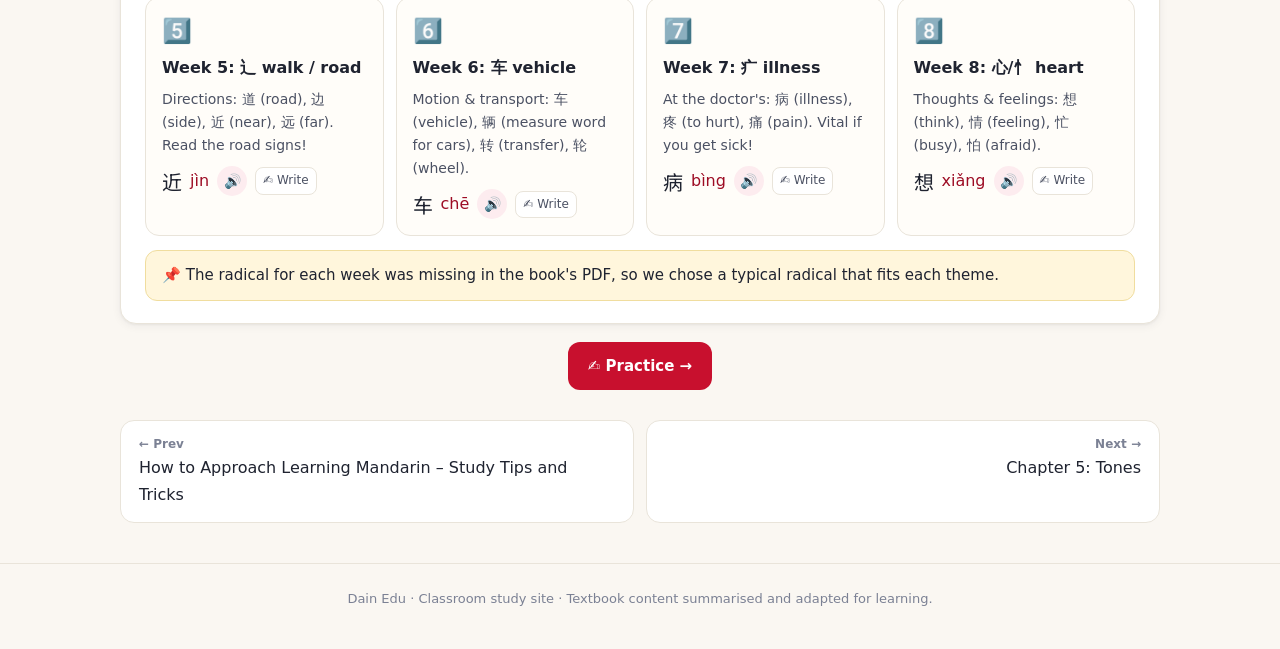
<file: ch4.html>
<!DOCTYPE html>
<html lang="ko"><head>
<script src="https://yalli2.github.io/site_main_control/guard.js" data-site="chinese_grammar"></script><!-- smc-guard --><meta charset="utf-8"><meta name="viewport" content="width=device-width,initial-scale=1">
<title>Chapter 4</title>
<meta name="description" content="Interactive Mandarin Chinese study site: Learn Mandarin Chinese for Beginners — lessons, native audio, stroke order and exercises with scores.">
<link rel="icon" href="data:image/svg+xml,<svg xmlns='http://www.w3.org/2000/svg' viewBox='0 0 100 100'><rect width='100' height='100' rx='22' fill='%23c8102e'/><text x='50' y='72' font-size='62' text-anchor='middle' fill='white'>汉</text></svg>">
<link rel="preconnect" href="https://fonts.googleapis.com"><link rel="preconnect" href="https://fonts.gstatic.com" crossorigin>
<link href="https://fonts.googleapis.com/css2?family=Noto+Sans+SC:wght@400;500;700&display=swap" rel="stylesheet">
<link rel="stylesheet" href="assets/style.css">
</head><body>
<noscript>Please enable JavaScript.</noscript>
<script src="assets/i18n.js"></script>
<script src="assets/app.js"></script>
<script src="assets/quiz.js"></script>
<script src="assets/chapter.js"></script>
<script src="data/ch1.js"></script>
<script src="data/ch2.js"></script>
<script src="data/ch3.js"></script>
<script src="data/ch4.js"></script>
<script src="data/ch5.js"></script>
<script src="data/ch6.js"></script>
<script src="data/ch7.js"></script>
<script src="data/ch8.js"></script>
<script src="data/ch9.js"></script>
<script src="data/vocab_a.js"></script>
<script src="data/vocab_b.js"></script>
<script>const go=()=>{const y=scrollY;renderChapterPage(4);scrollTo(0,y)};go();document.addEventListener("langchange",go);</script>
<script src="dain-hide.js" defer></script>
</body></html>
</file>
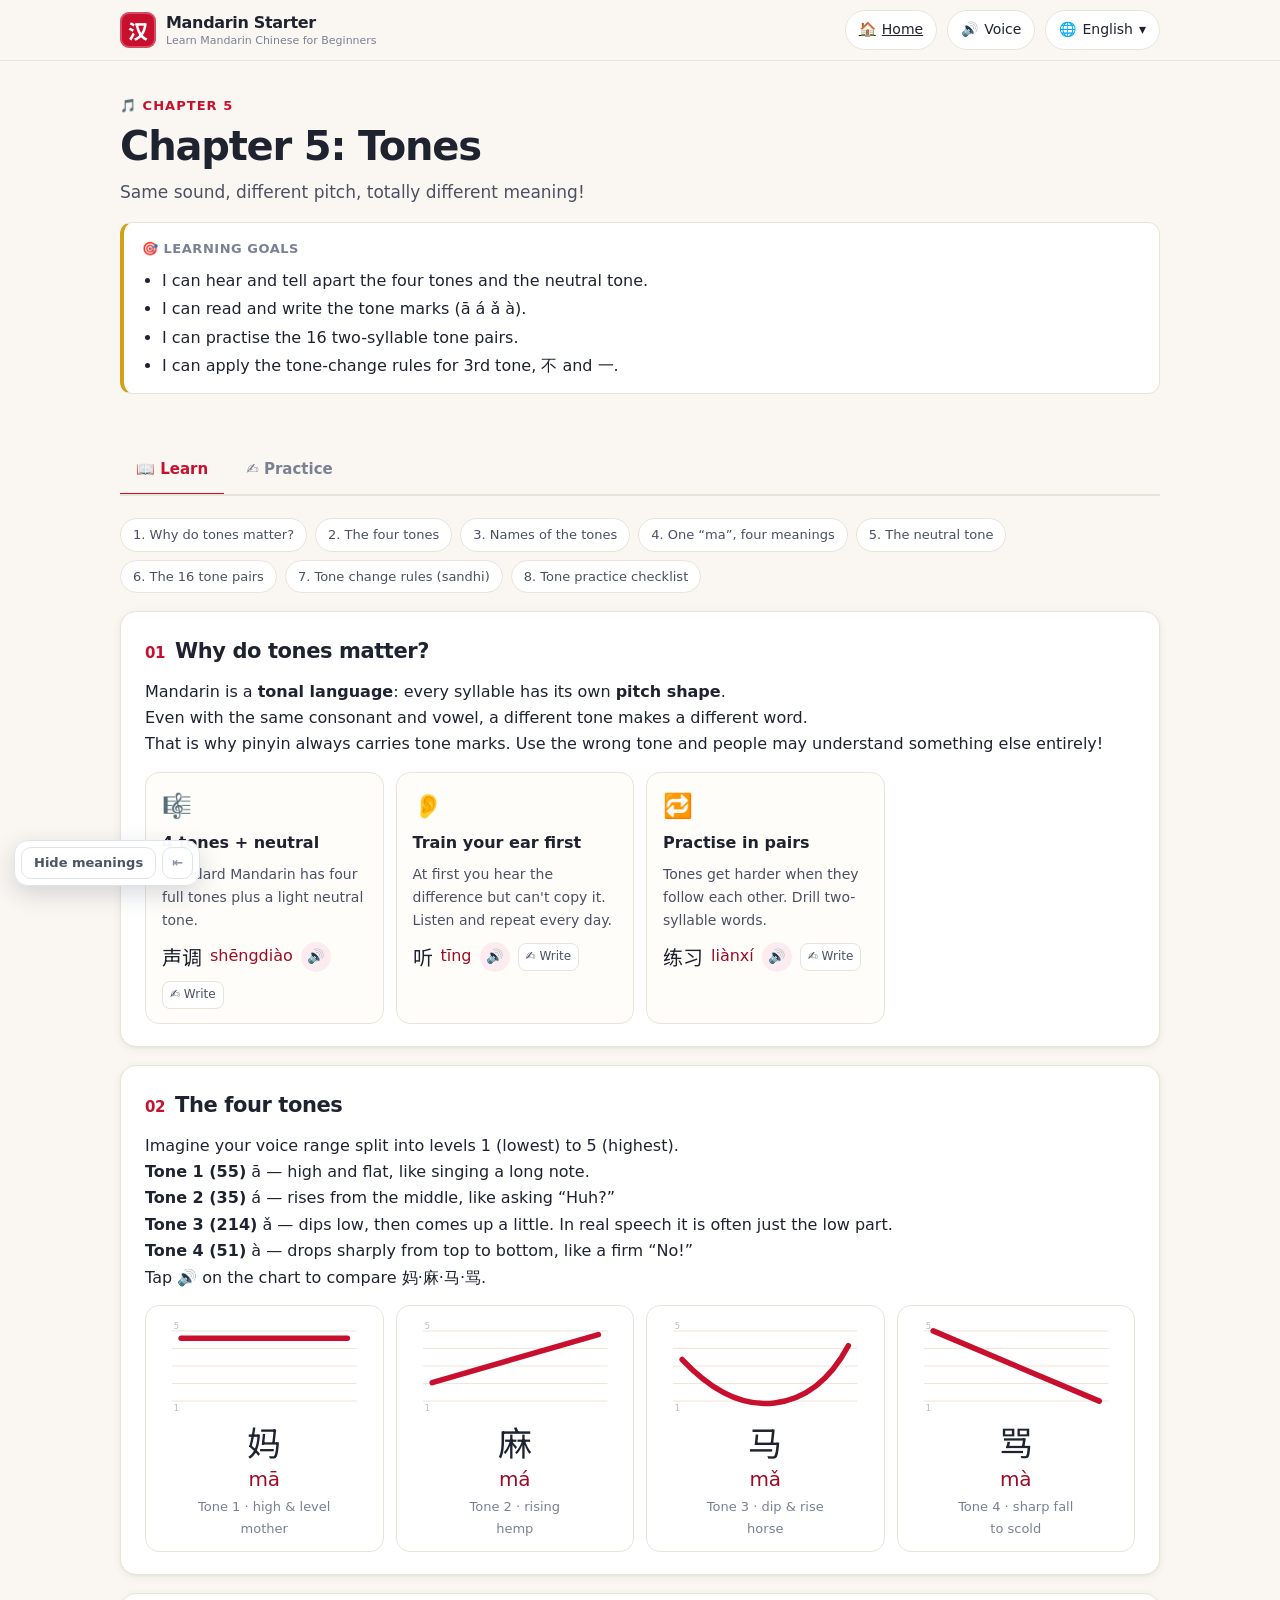
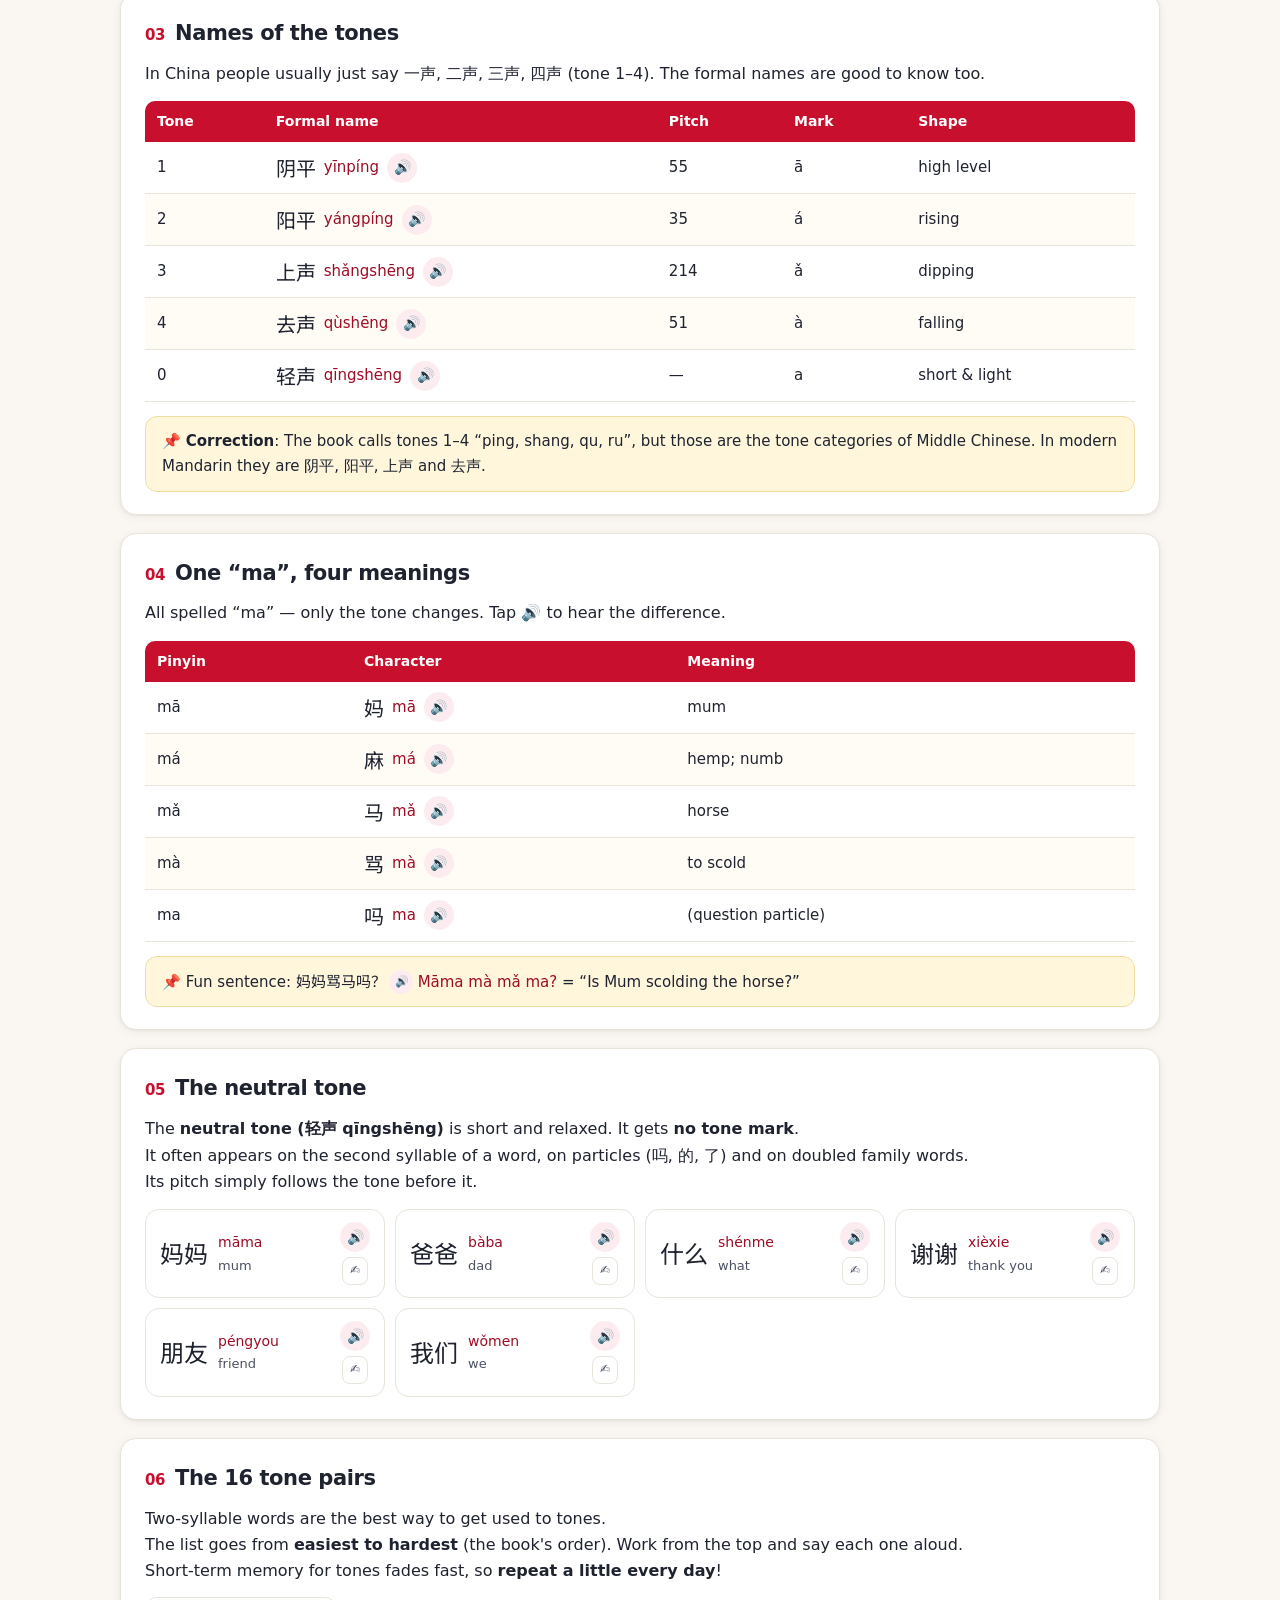
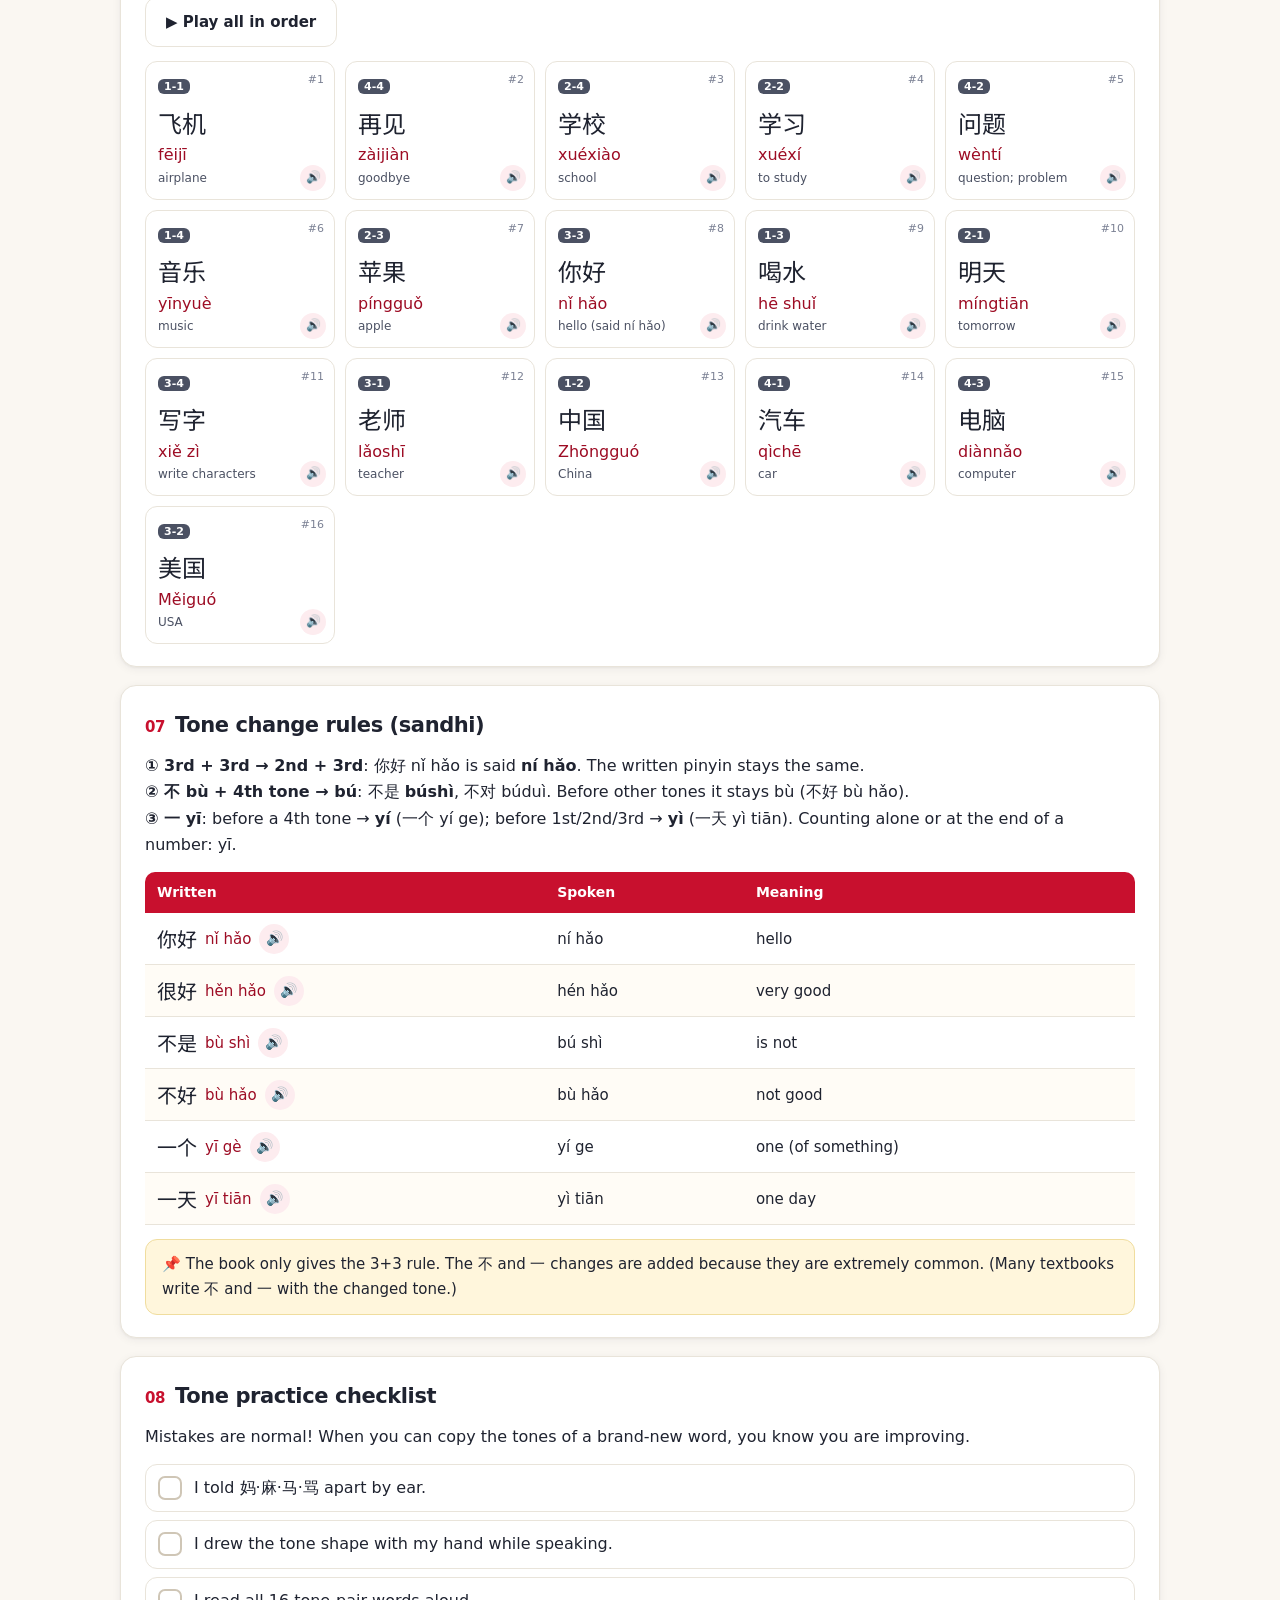
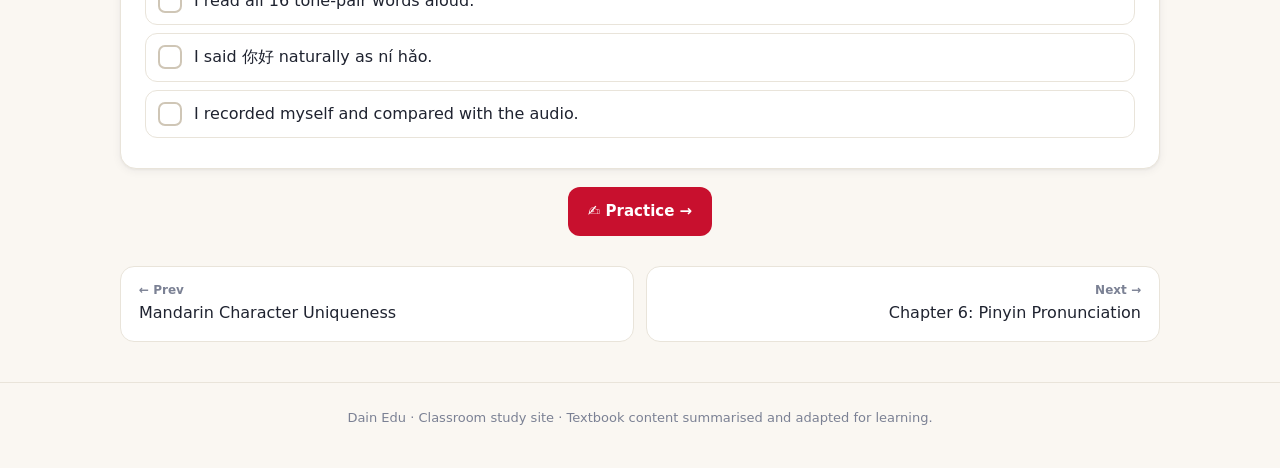
<file: ch5.html>
<!DOCTYPE html>
<html lang="ko"><head>
<script src="https://yalli2.github.io/site_main_control/guard.js" data-site="chinese_grammar"></script><!-- smc-guard --><meta charset="utf-8"><meta name="viewport" content="width=device-width,initial-scale=1">
<title>Chapter 5</title>
<meta name="description" content="Interactive Mandarin Chinese study site: Learn Mandarin Chinese for Beginners — lessons, native audio, stroke order and exercises with scores.">
<link rel="icon" href="data:image/svg+xml,<svg xmlns='http://www.w3.org/2000/svg' viewBox='0 0 100 100'><rect width='100' height='100' rx='22' fill='%23c8102e'/><text x='50' y='72' font-size='62' text-anchor='middle' fill='white'>汉</text></svg>">
<link rel="preconnect" href="https://fonts.googleapis.com"><link rel="preconnect" href="https://fonts.gstatic.com" crossorigin>
<link href="https://fonts.googleapis.com/css2?family=Noto+Sans+SC:wght@400;500;700&display=swap" rel="stylesheet">
<link rel="stylesheet" href="assets/style.css">
</head><body>
<noscript>Please enable JavaScript.</noscript>
<script src="assets/i18n.js"></script>
<script src="assets/app.js"></script>
<script src="assets/quiz.js"></script>
<script src="assets/chapter.js"></script>
<script src="data/ch1.js"></script>
<script src="data/ch2.js"></script>
<script src="data/ch3.js"></script>
<script src="data/ch4.js"></script>
<script src="data/ch5.js"></script>
<script src="data/ch6.js"></script>
<script src="data/ch7.js"></script>
<script src="data/ch8.js"></script>
<script src="data/ch9.js"></script>
<script src="data/vocab_a.js"></script>
<script src="data/vocab_b.js"></script>
<script>const go=()=>{const y=scrollY;renderChapterPage(5);scrollTo(0,y)};go();document.addEventListener("langchange",go);</script>
<script src="dain-hide.js" defer></script>
</body></html>
</file>
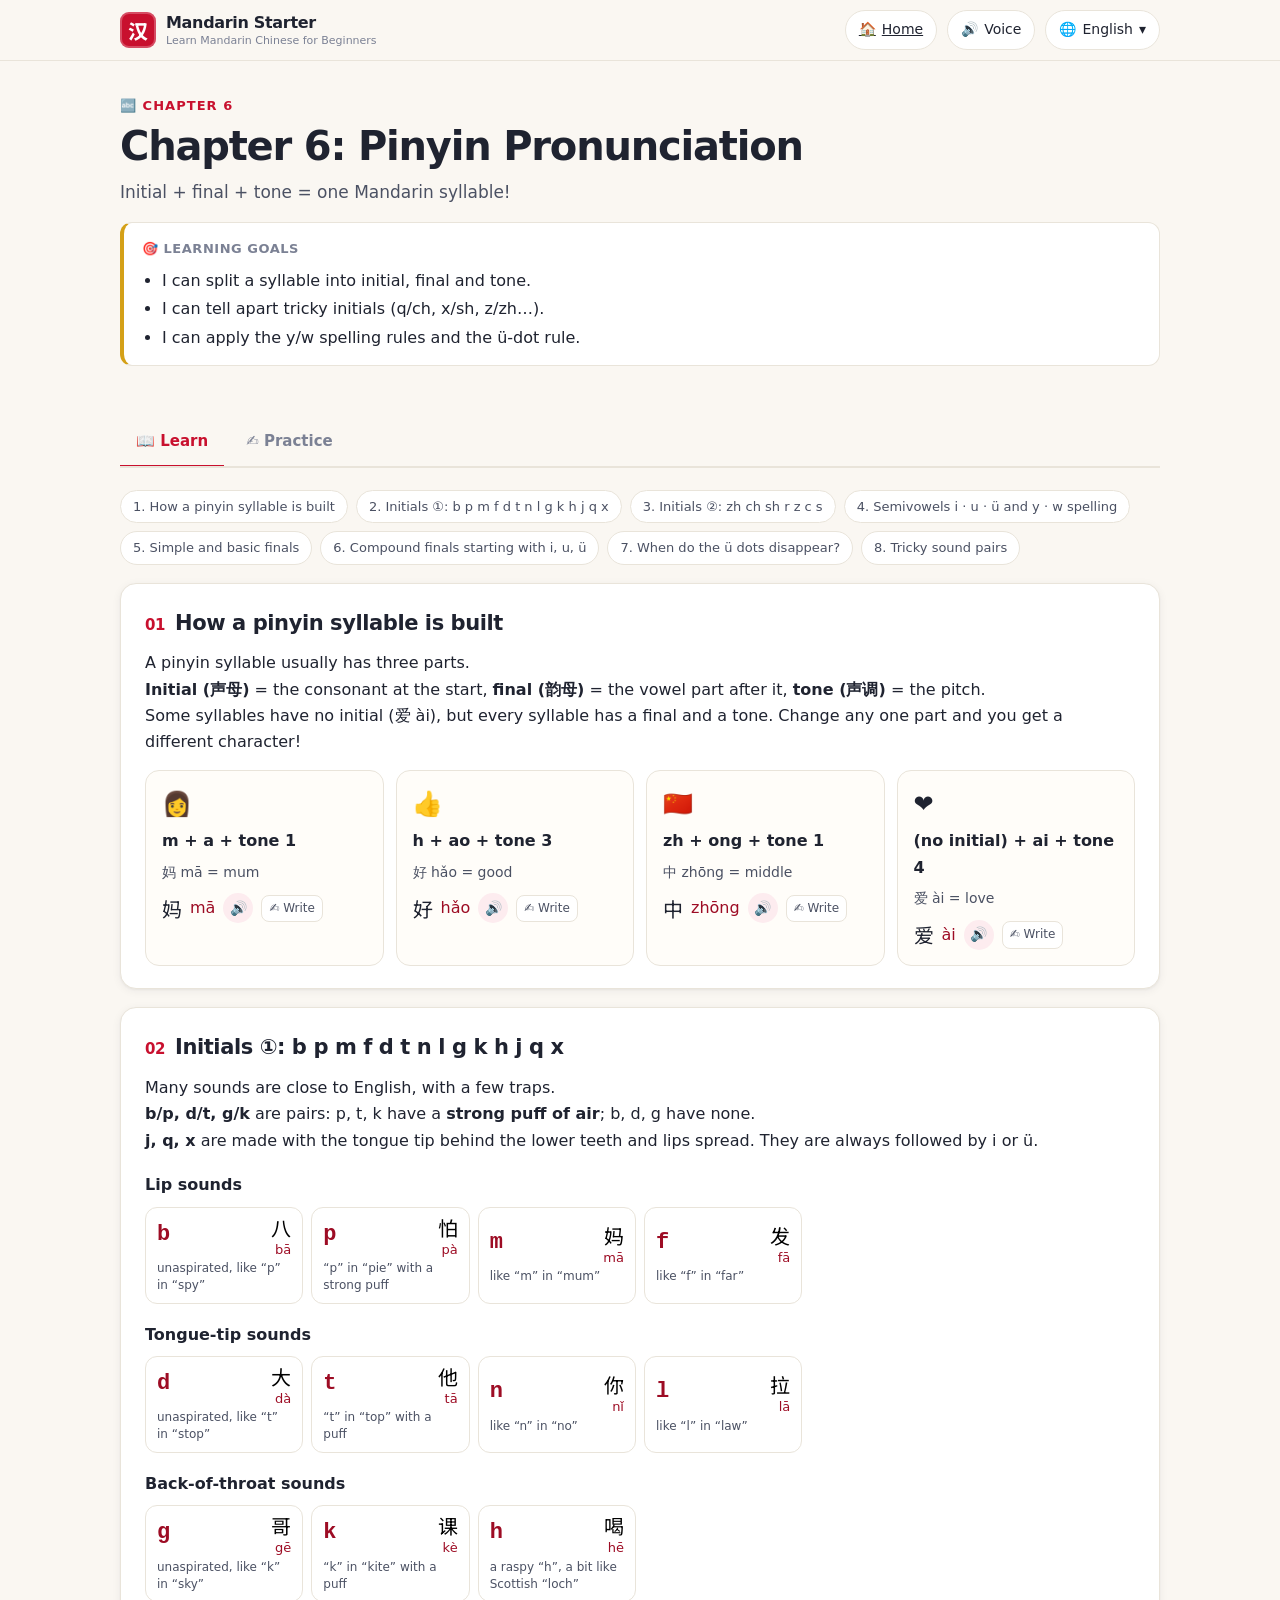
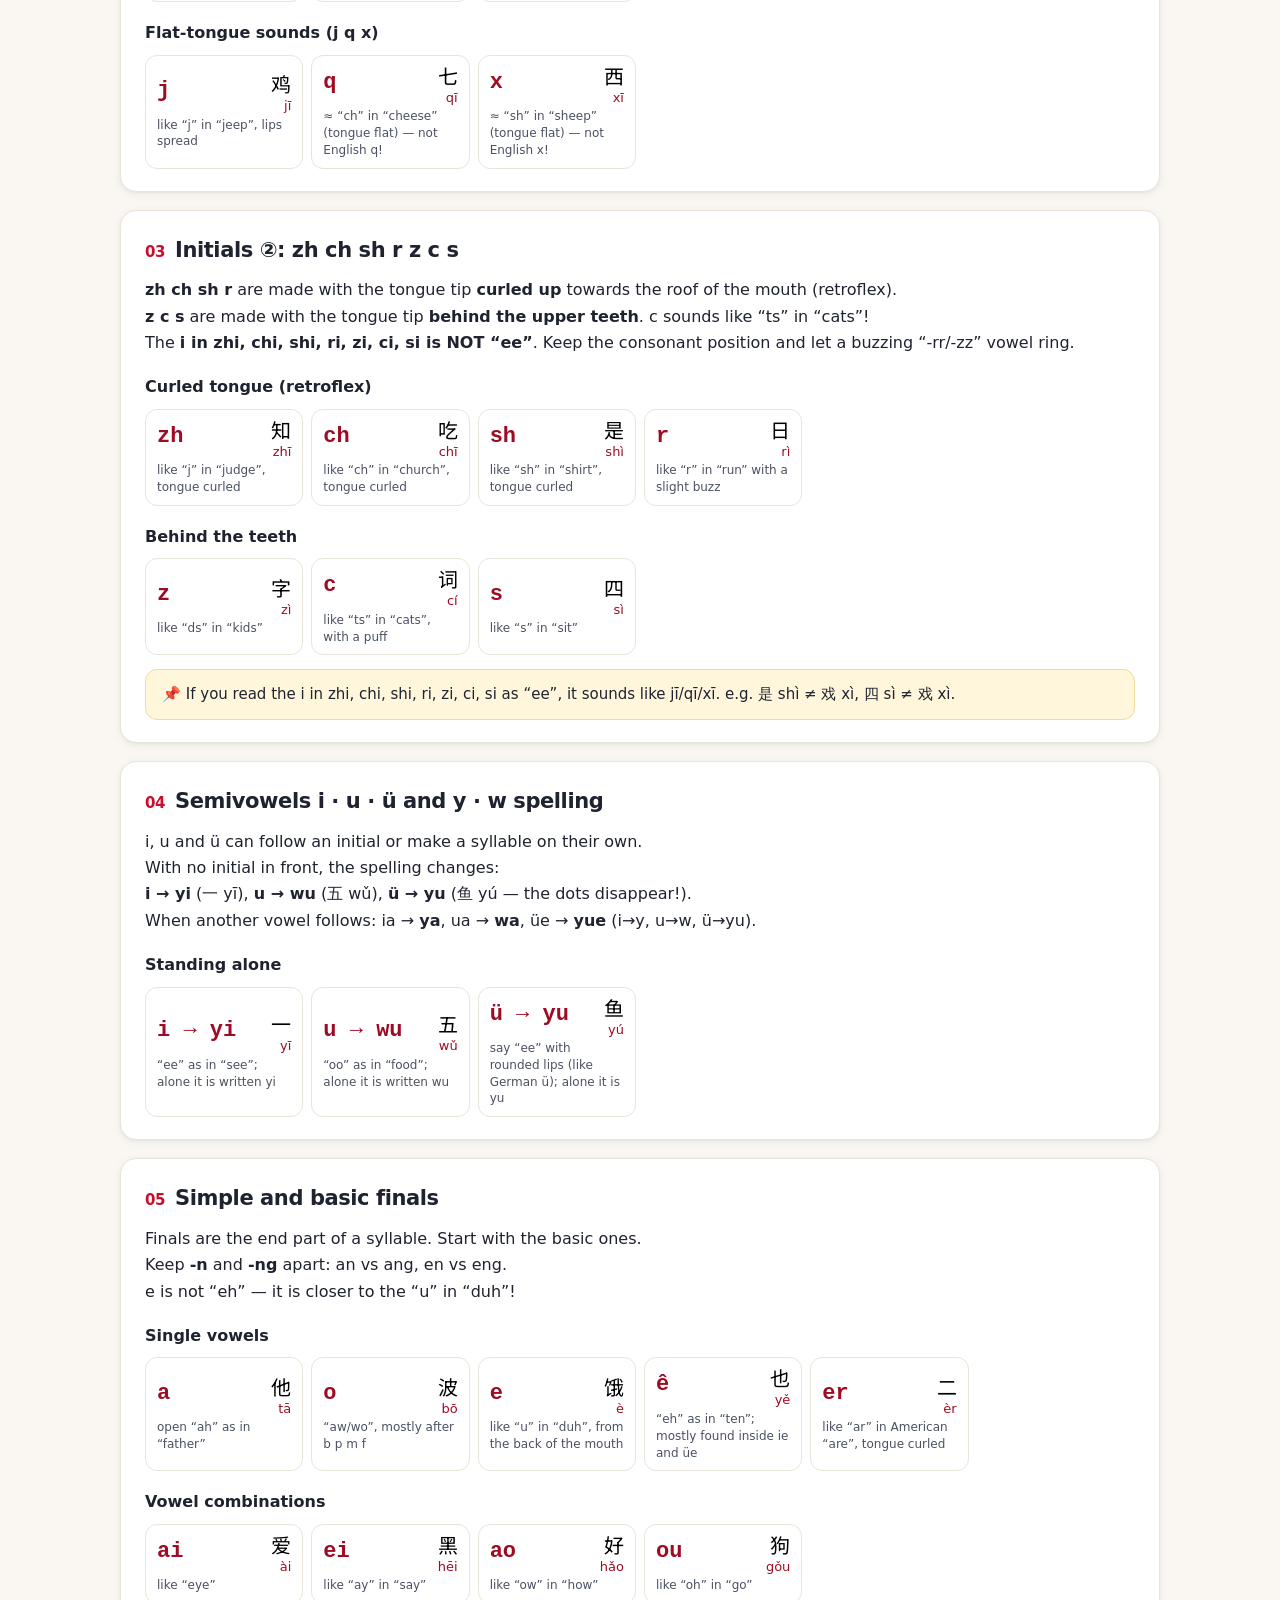
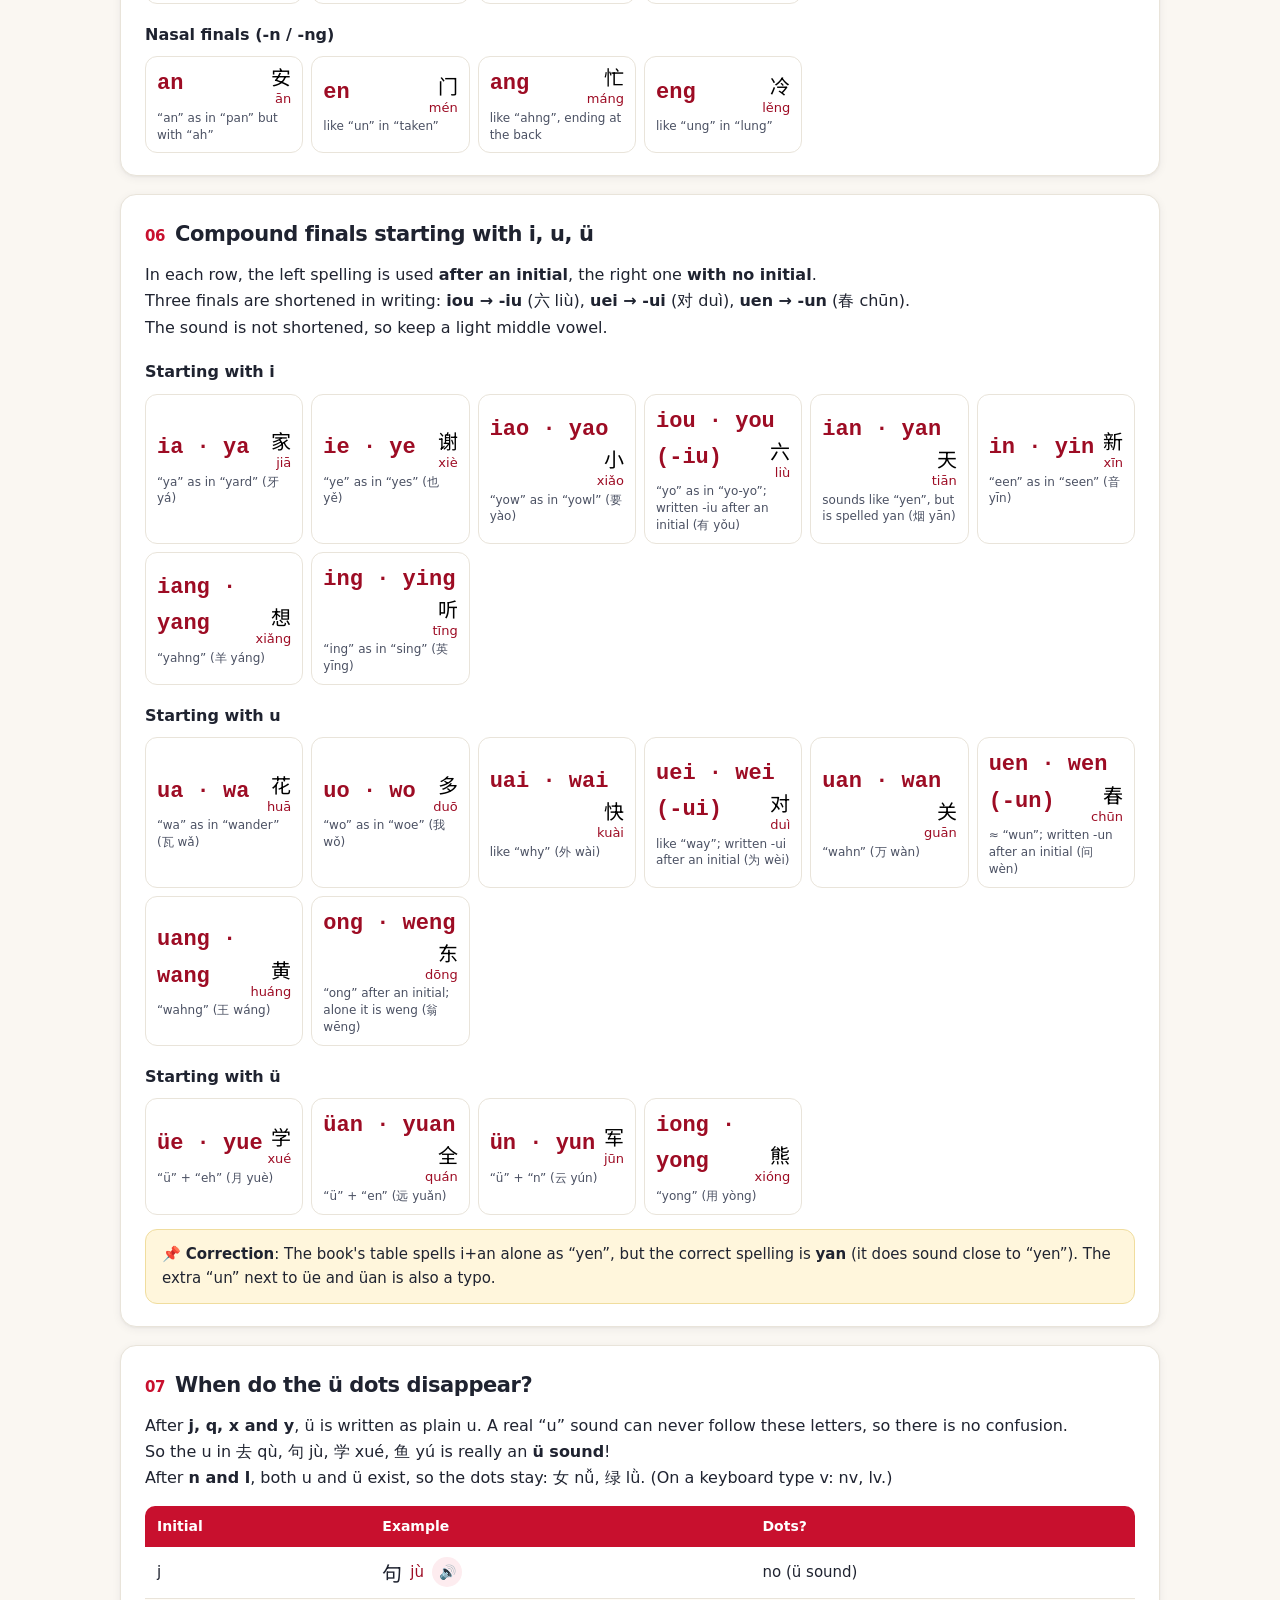
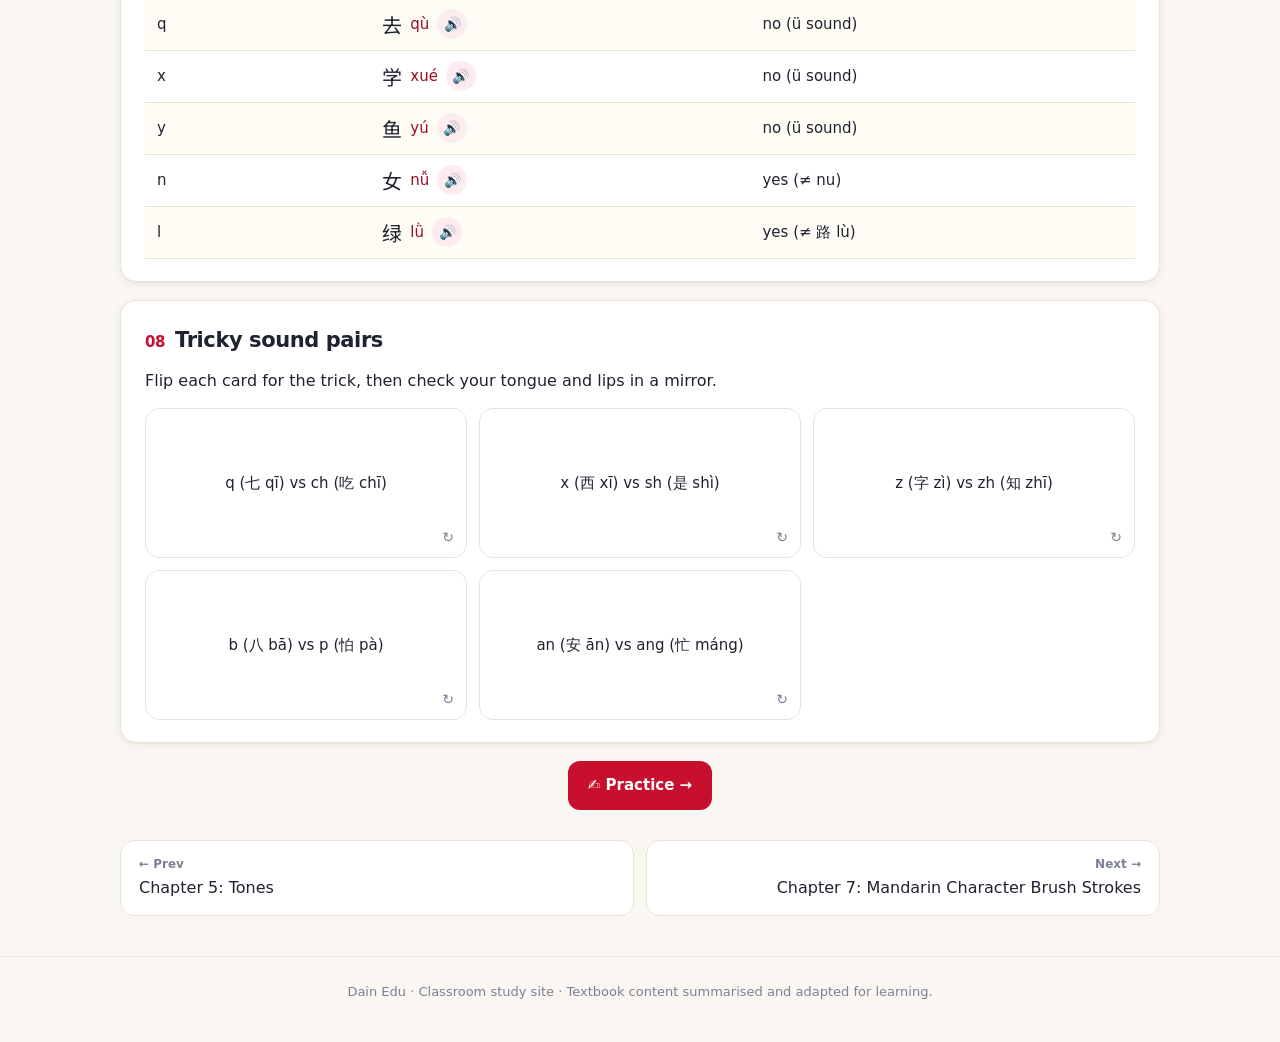
<file: ch6.html>
<!DOCTYPE html>
<html lang="ko"><head>
<script src="https://yalli2.github.io/site_main_control/guard.js" data-site="chinese_grammar"></script><!-- smc-guard --><meta charset="utf-8"><meta name="viewport" content="width=device-width,initial-scale=1">
<title>Chapter 6</title>
<meta name="description" content="Interactive Mandarin Chinese study site: Learn Mandarin Chinese for Beginners — lessons, native audio, stroke order and exercises with scores.">
<link rel="icon" href="data:image/svg+xml,<svg xmlns='http://www.w3.org/2000/svg' viewBox='0 0 100 100'><rect width='100' height='100' rx='22' fill='%23c8102e'/><text x='50' y='72' font-size='62' text-anchor='middle' fill='white'>汉</text></svg>">
<link rel="preconnect" href="https://fonts.googleapis.com"><link rel="preconnect" href="https://fonts.gstatic.com" crossorigin>
<link href="https://fonts.googleapis.com/css2?family=Noto+Sans+SC:wght@400;500;700&display=swap" rel="stylesheet">
<link rel="stylesheet" href="assets/style.css">
</head><body>
<noscript>Please enable JavaScript.</noscript>
<script src="assets/i18n.js"></script>
<script src="assets/app.js"></script>
<script src="assets/quiz.js"></script>
<script src="assets/chapter.js"></script>
<script src="data/ch1.js"></script>
<script src="data/ch2.js"></script>
<script src="data/ch3.js"></script>
<script src="data/ch4.js"></script>
<script src="data/ch5.js"></script>
<script src="data/ch6.js"></script>
<script src="data/ch7.js"></script>
<script src="data/ch8.js"></script>
<script src="data/ch9.js"></script>
<script src="data/vocab_a.js"></script>
<script src="data/vocab_b.js"></script>
<script>const go=()=>{const y=scrollY;renderChapterPage(6);scrollTo(0,y)};go();document.addEventListener("langchange",go);</script>
<script src="dain-hide.js" defer></script>
</body></html>
</file>
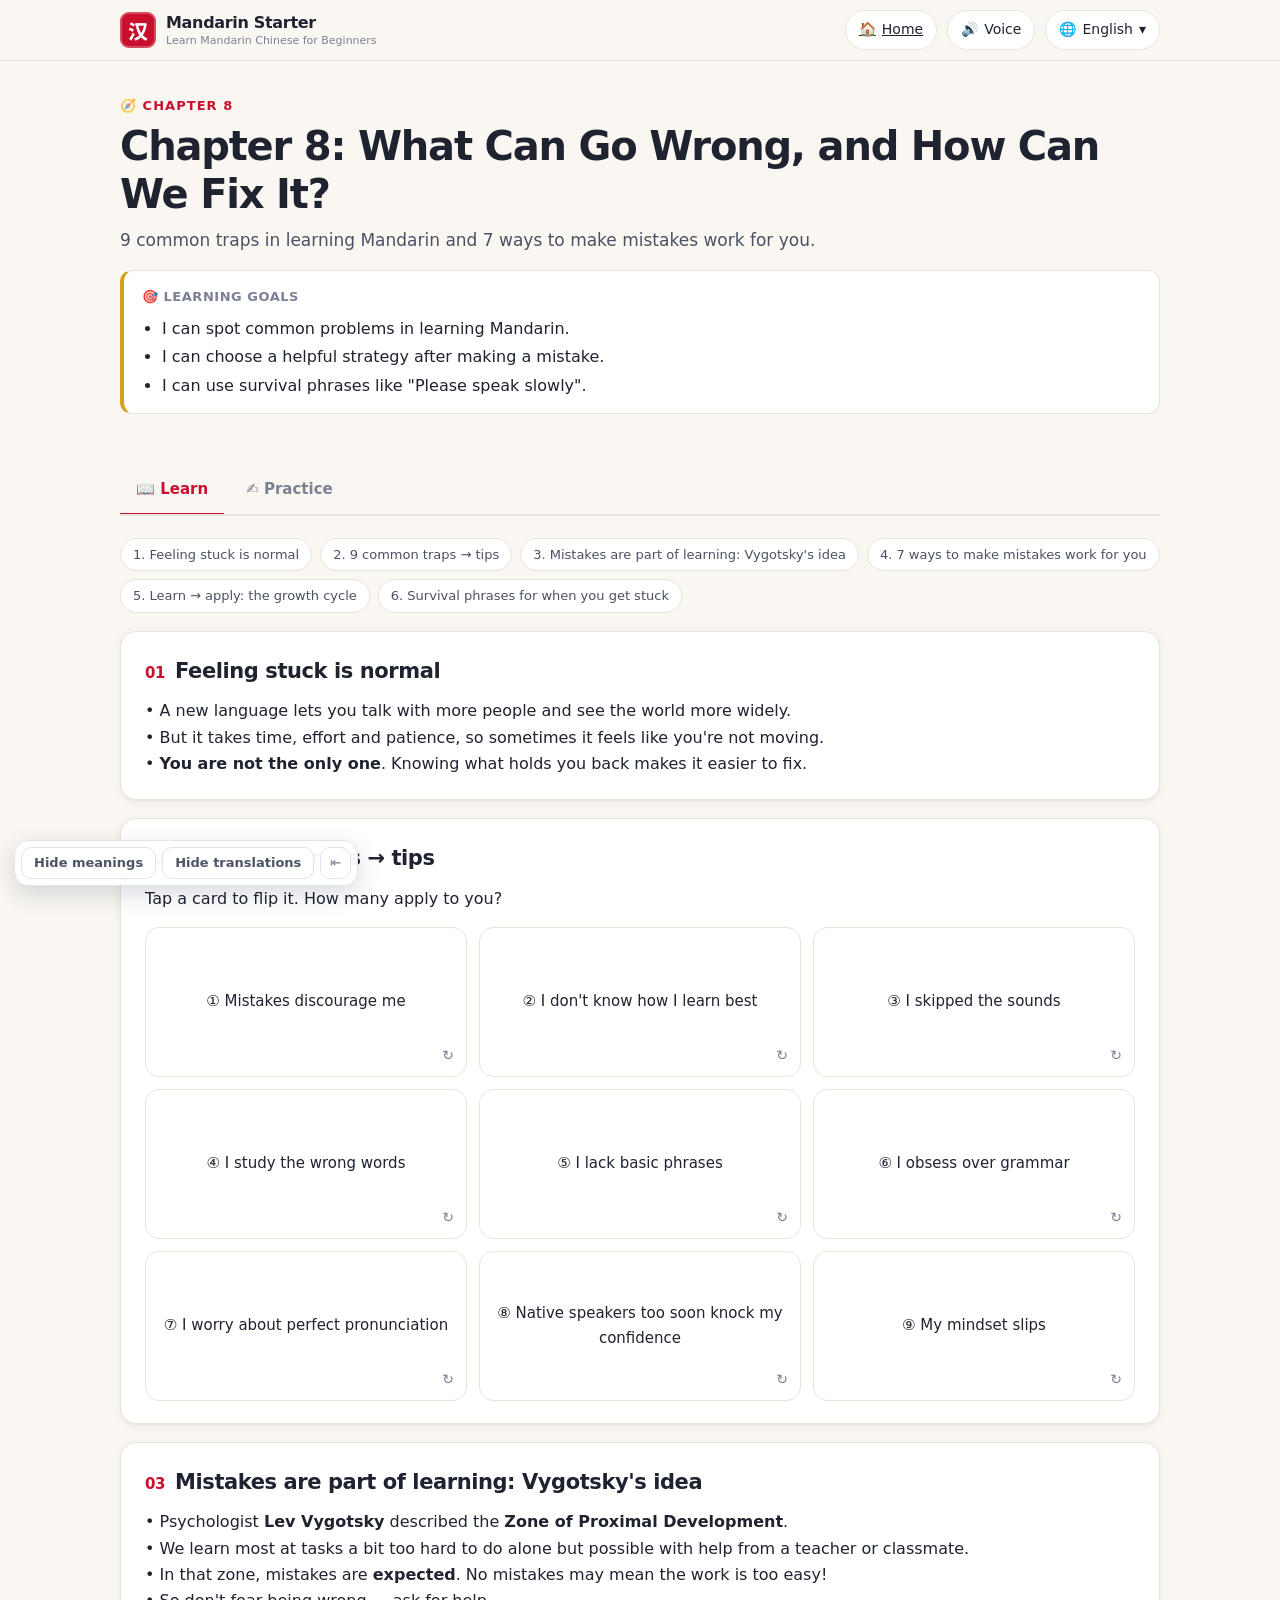
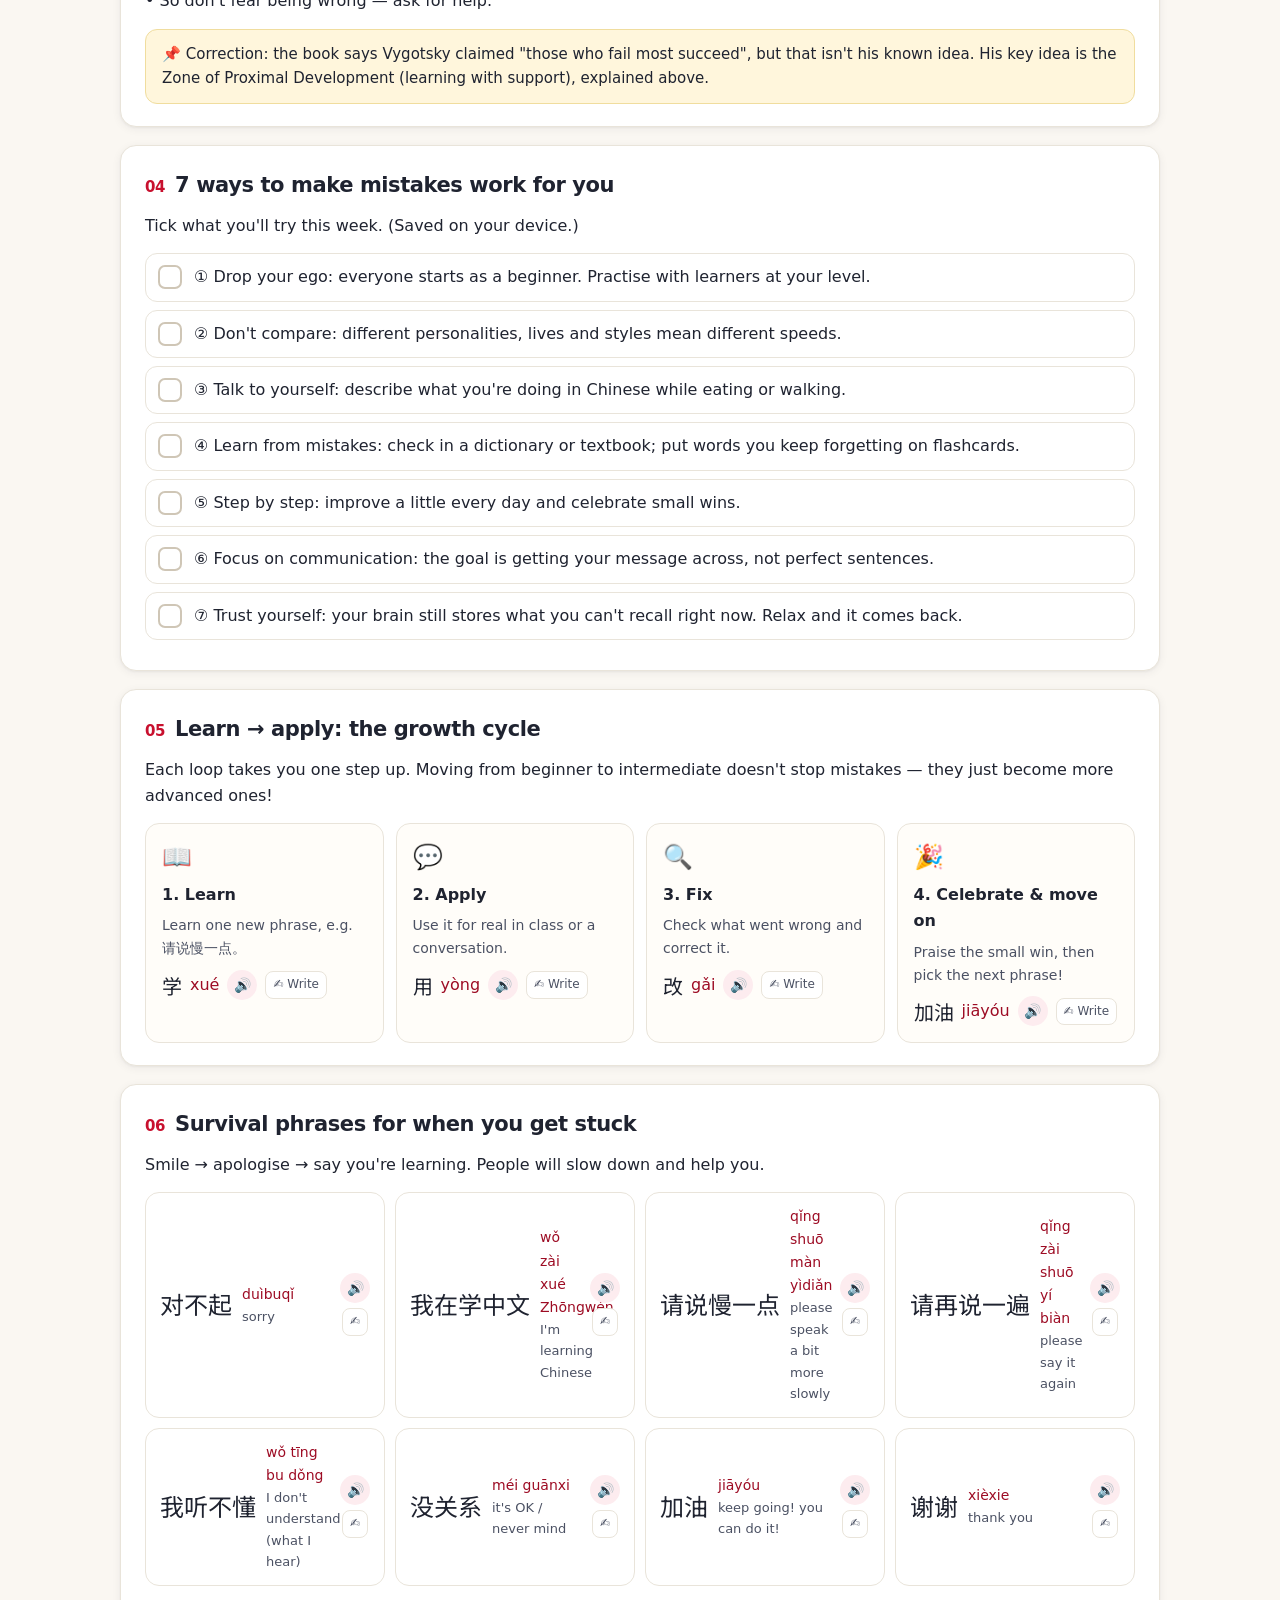
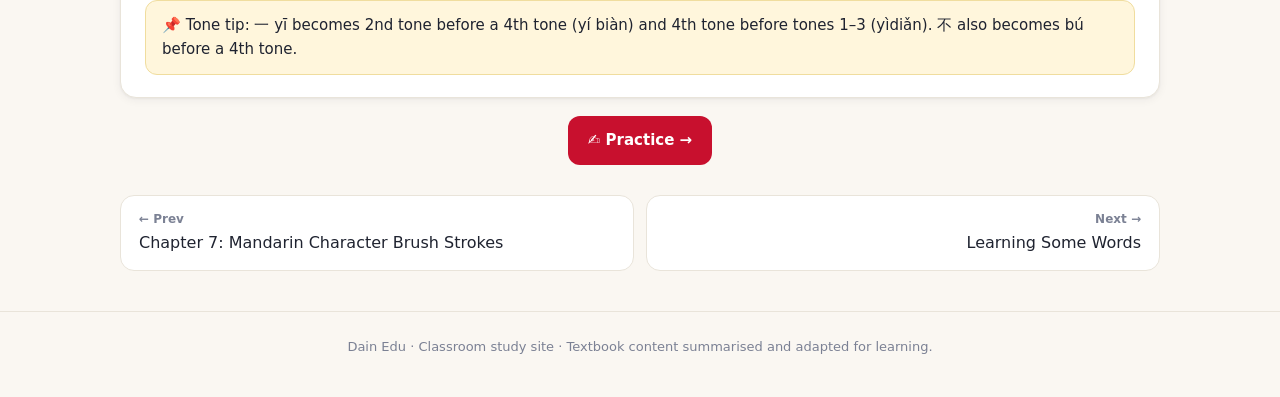
<file: ch8.html>
<!DOCTYPE html>
<html lang="ko"><head>
<script src="https://yalli2.github.io/site_main_control/guard.js" data-site="chinese_grammar"></script><!-- smc-guard --><meta charset="utf-8"><meta name="viewport" content="width=device-width,initial-scale=1">
<title>Chapter 8</title>
<meta name="description" content="Interactive Mandarin Chinese study site: Learn Mandarin Chinese for Beginners — lessons, native audio, stroke order and exercises with scores.">
<link rel="icon" href="data:image/svg+xml,<svg xmlns='http://www.w3.org/2000/svg' viewBox='0 0 100 100'><rect width='100' height='100' rx='22' fill='%23c8102e'/><text x='50' y='72' font-size='62' text-anchor='middle' fill='white'>汉</text></svg>">
<link rel="preconnect" href="https://fonts.googleapis.com"><link rel="preconnect" href="https://fonts.gstatic.com" crossorigin>
<link href="https://fonts.googleapis.com/css2?family=Noto+Sans+SC:wght@400;500;700&display=swap" rel="stylesheet">
<link rel="stylesheet" href="assets/style.css">
</head><body>
<noscript>Please enable JavaScript.</noscript>
<script src="assets/i18n.js"></script>
<script src="assets/app.js"></script>
<script src="assets/quiz.js"></script>
<script src="assets/chapter.js"></script>
<script src="data/ch1.js"></script>
<script src="data/ch2.js"></script>
<script src="data/ch3.js"></script>
<script src="data/ch4.js"></script>
<script src="data/ch5.js"></script>
<script src="data/ch6.js"></script>
<script src="data/ch7.js"></script>
<script src="data/ch8.js"></script>
<script src="data/ch9.js"></script>
<script src="data/vocab_a.js"></script>
<script src="data/vocab_b.js"></script>
<script>const go=()=>{const y=scrollY;renderChapterPage(8);scrollTo(0,y)};go();document.addEventListener("langchange",go);</script>
<script src="dain-hide.js" defer></script>
</body></html>
</file>
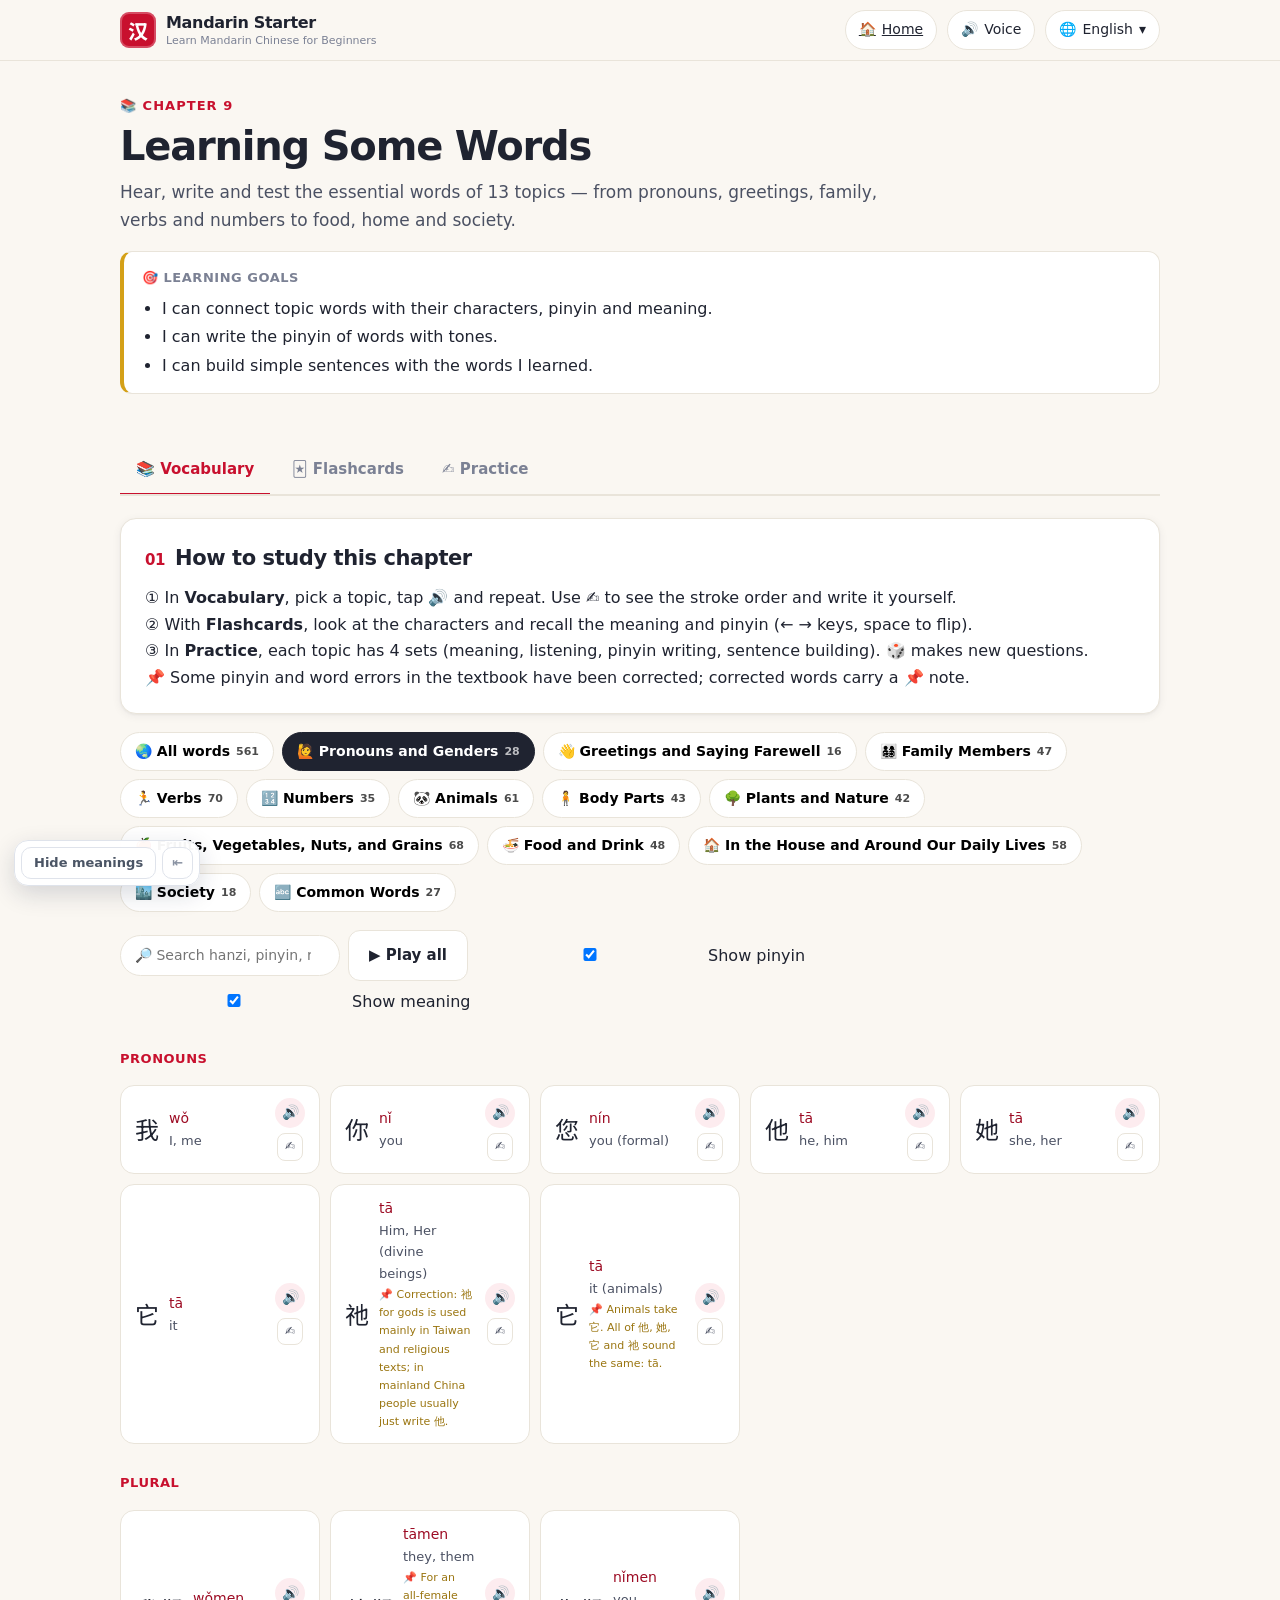
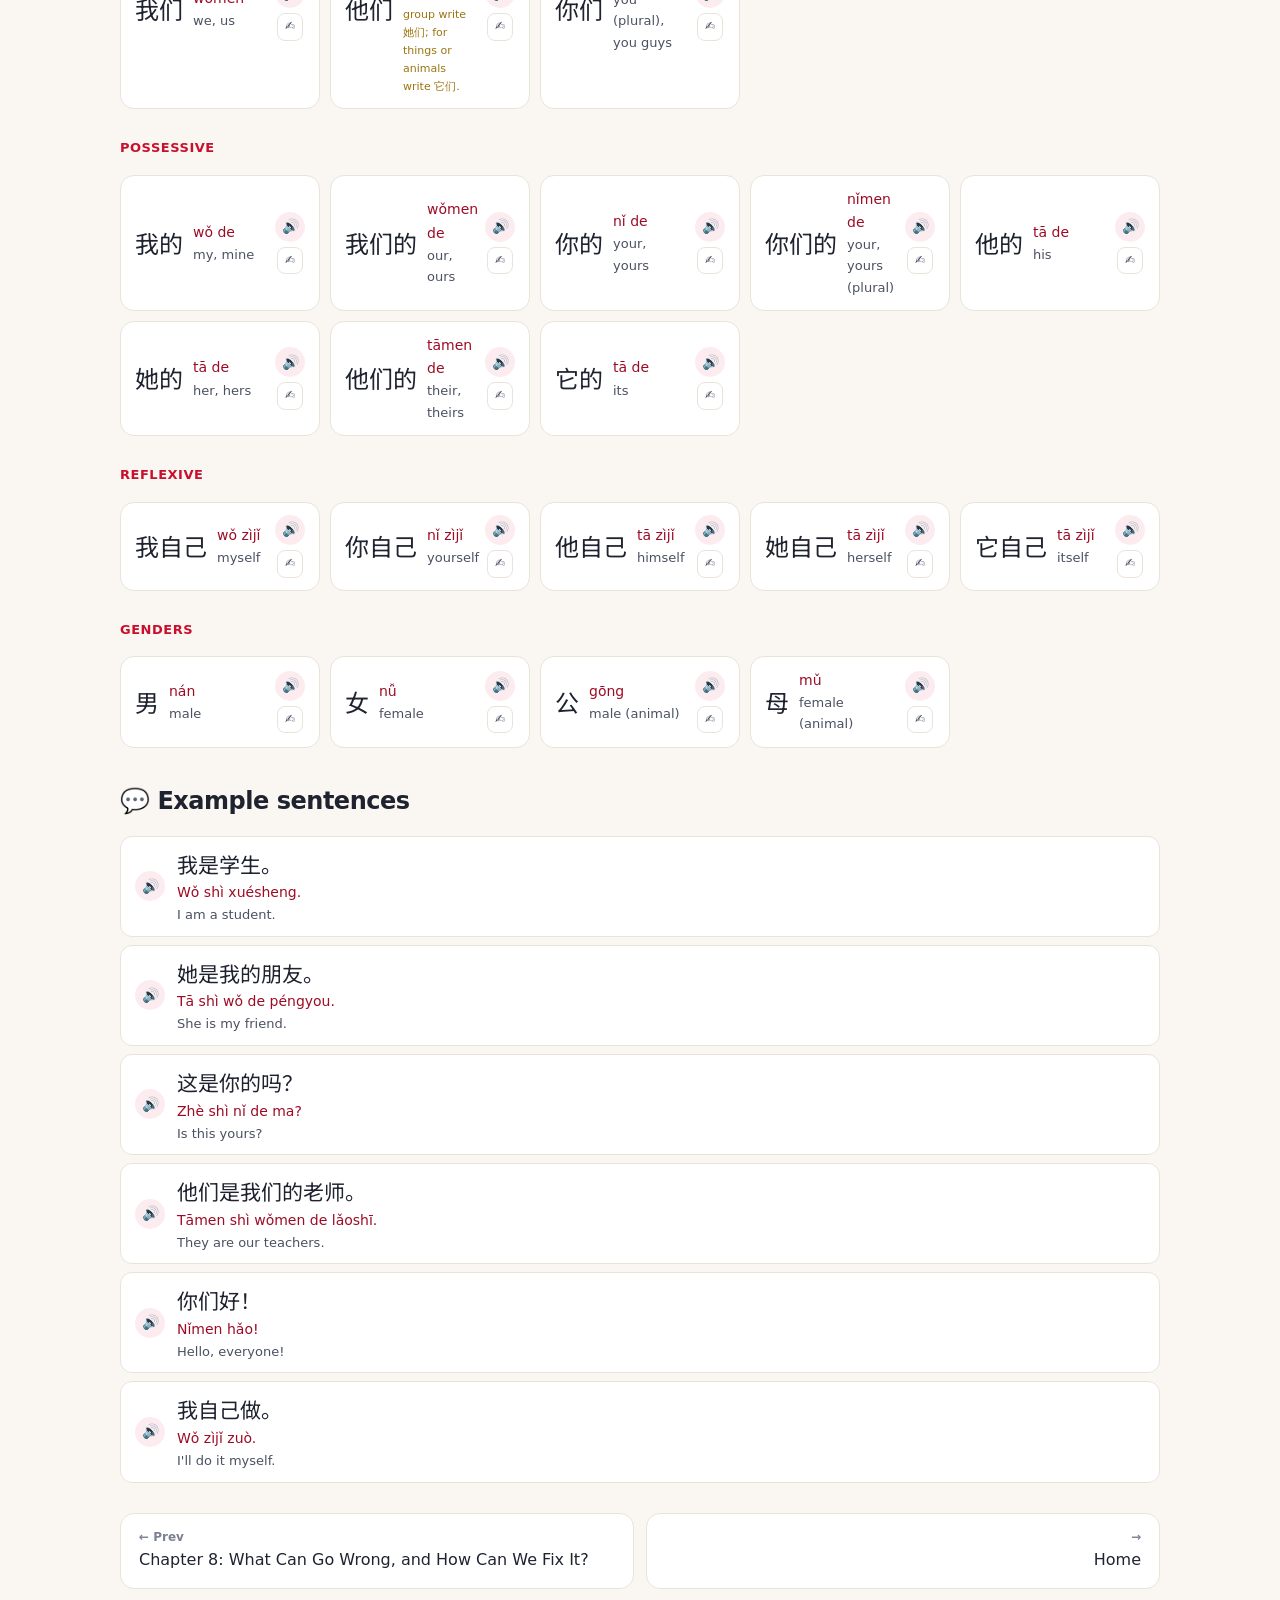
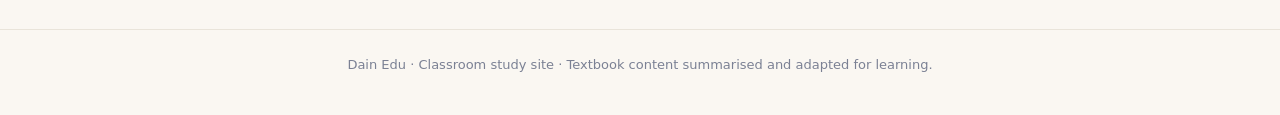
<file: ch9.html>
<!DOCTYPE html>
<html lang="ko"><head>
<script src="https://yalli2.github.io/site_main_control/guard.js" data-site="chinese_grammar"></script><!-- smc-guard --><meta charset="utf-8"><meta name="viewport" content="width=device-width,initial-scale=1">
<title>Chapter 9</title>
<meta name="description" content="Interactive Mandarin Chinese study site: Learn Mandarin Chinese for Beginners — lessons, native audio, stroke order and exercises with scores.">
<link rel="icon" href="data:image/svg+xml,<svg xmlns='http://www.w3.org/2000/svg' viewBox='0 0 100 100'><rect width='100' height='100' rx='22' fill='%23c8102e'/><text x='50' y='72' font-size='62' text-anchor='middle' fill='white'>汉</text></svg>">
<link rel="preconnect" href="https://fonts.googleapis.com"><link rel="preconnect" href="https://fonts.gstatic.com" crossorigin>
<link href="https://fonts.googleapis.com/css2?family=Noto+Sans+SC:wght@400;500;700&display=swap" rel="stylesheet">
<link rel="stylesheet" href="assets/style.css">
</head><body>
<noscript>Please enable JavaScript.</noscript>
<script src="assets/i18n.js"></script>
<script src="assets/app.js"></script>
<script src="assets/quiz.js"></script>
<script src="assets/chapter.js"></script>
<script src="assets/vocab.js"></script>
<script src="data/ch1.js"></script>
<script src="data/ch2.js"></script>
<script src="data/ch3.js"></script>
<script src="data/ch4.js"></script>
<script src="data/ch5.js"></script>
<script src="data/ch6.js"></script>
<script src="data/ch7.js"></script>
<script src="data/ch8.js"></script>
<script src="data/ch9.js"></script>
<script src="data/vocab_a.js"></script>
<script src="data/vocab_b.js"></script>
<script>const go=()=>{const y=scrollY;renderVocabPage();scrollTo(0,y)};go();document.addEventListener("langchange",go);</script>
<script src="dain-hide.js" defer></script>
</body></html>
</file>
<file: assets/style.css>
:root{
  --red:#c8102e; --red-d:#9d0c24; --red-l:#fdecef;
  --gold:#d4a017; --gold-l:#fff6dc;
  --ink:#1f2330; --ink2:#4b5163; --mut:#7b8194;
  --bg:#faf7f2; --card:#ffffff; --line:#e9e4da;
  --ok:#1a8f5a; --ok-l:#e5f6ee; --bad:#d23b3b; --bad-l:#fdeaea;
  --blue:#2459c4; --blue-l:#eaf0fd;
  --r:16px; --sh:0 2px 10px rgba(30,30,50,.06),0 1px 2px rgba(30,30,50,.05);
  --hz:"Noto Sans SC","PingFang SC","Microsoft YaHei","Hiragino Sans GB",sans-serif;
}
*{box-sizing:border-box}
html{scroll-behavior:smooth}
body{margin:0;background:var(--bg);color:var(--ink);font:16px/1.65 "Pretendard","Noto Sans KR","Noto Sans JP",system-ui,-apple-system,"Segoe UI",Roboto,sans-serif;-webkit-font-smoothing:antialiased}
a{color:inherit}
button{font:inherit;cursor:pointer}
.hz,.big-hz{font-family:var(--hz)}
.py{color:var(--red-d);font-style:normal;font-weight:500}
.wrap{max-width:1080px;margin:0 auto;padding:0 20px}

/* ---------- top bar ---------- */
.topbar{position:sticky;top:0;z-index:50;background:rgba(250,247,242,.92);backdrop-filter:blur(10px);border-bottom:1px solid var(--line)}
.topbar .wrap{display:flex;align-items:center;gap:10px;height:60px}
.brand{display:flex;align-items:center;gap:10px;text-decoration:none;font-weight:800;letter-spacing:-.02em}
.brand .seal{width:36px;height:36px;border-radius:9px;background:var(--red);color:#fff;display:grid;place-items:center;font-family:var(--hz);font-size:20px;box-shadow:inset 0 0 0 2px rgba(255,255,255,.25)}
.brand small{display:block;font-weight:500;color:var(--mut);font-size:11px;letter-spacing:0;margin-top:-4px}
.spacer{flex:1}
.tbtn{border:1px solid var(--line);background:#fff;border-radius:999px;padding:7px 13px;display:inline-flex;align-items:center;gap:6px;font-size:14px;color:var(--ink);white-space:nowrap}
.tbtn:hover{border-color:#cfc6b6}
.menu{position:relative}
.menu-pop{position:absolute;right:0;top:calc(100% + 8px);background:#fff;border:1px solid var(--line);border-radius:14px;box-shadow:0 12px 30px rgba(0,0,0,.12);padding:6px;min-width:190px;display:none;z-index:60}
.menu.open .menu-pop{display:block}
.menu-pop button.opt{display:flex;width:100%;gap:10px;align-items:center;border:0;background:none;padding:9px 12px;border-radius:9px;text-align:left;font-size:15px}
.menu-pop button.opt:hover{background:var(--bg)}
.menu-pop button.opt.on{background:var(--red-l);color:var(--red-d);font-weight:700}
.voice-pop{min-width:300px;padding:14px}
.voice-pop label{font-size:13px;color:var(--ink2);font-weight:600;display:block;margin:8px 0 4px}
.voice-pop select,.voice-pop input[type=range]{width:100%}
.voice-pop select{padding:7px;border-radius:9px;border:1px solid var(--line);font-size:14px}
.voice-pop .hint{font-size:12px;color:var(--mut);margin-top:10px;line-height:1.5}
@media(max-width:640px){.brand small{display:none}.tbtn .lbl{display:none}}

/* ---------- hero (main) ---------- */
.hero{padding:46px 0 26px;position:relative;overflow:hidden}
.hero h1{font-size:clamp(30px,5vw,48px);line-height:1.15;margin:0 0 12px;letter-spacing:-.03em}
.hero h1 .hz{color:var(--red)}
.hero p.lead{font-size:18px;color:var(--ink2);max-width:640px;margin:0 0 22px}
.hero .bg-hz{position:absolute;right:-20px;top:-10px;font-family:var(--hz);font-size:260px;line-height:1;color:rgba(200,16,46,.06);pointer-events:none;user-select:none}
.book-chip{display:inline-flex;gap:8px;align-items:center;background:#fff;border:1px solid var(--line);border-radius:999px;padding:6px 14px;font-size:13px;color:var(--ink2);margin-bottom:16px}
.stats{display:flex;gap:12px;flex-wrap:wrap}
.stat{background:#fff;border:1px solid var(--line);border-radius:14px;padding:12px 18px;min-width:120px}
.stat b{display:block;font-size:24px;color:var(--red)}
.stat span{font-size:13px;color:var(--mut)}

.howto{display:grid;grid-template-columns:repeat(3,1fr);gap:14px;margin:26px 0 8px}
.howto div{background:#fff;border:1px solid var(--line);border-radius:var(--r);padding:16px 18px}
.howto b{display:block;margin-bottom:4px}
.howto span{font-size:14px;color:var(--ink2)}
@media(max-width:760px){.howto{grid-template-columns:1fr}}

h2.sec-title{font-size:24px;margin:34px 0 14px;letter-spacing:-.02em;display:flex;align-items:center;gap:10px}
.ch-grid{display:grid;grid-template-columns:repeat(auto-fill,minmax(300px,1fr));gap:16px;margin-bottom:40px}
.ch-card{background:var(--card);border:1px solid var(--line);border-radius:var(--r);padding:20px;text-decoration:none;display:flex;flex-direction:column;gap:10px;box-shadow:var(--sh);transition:transform .15s,box-shadow .15s,border-color .15s;position:relative}
.ch-card:hover{transform:translateY(-3px);box-shadow:0 10px 26px rgba(30,30,50,.10);border-color:#e0b9c0}
.ch-card .top{display:flex;align-items:center;gap:12px}
.ch-card .ic{width:50px;height:50px;border-radius:14px;background:var(--red-l);display:grid;place-items:center;font-size:26px;flex:none}
.ch-card .num{font-size:12px;font-weight:700;color:var(--red);letter-spacing:.08em;text-transform:uppercase}
.ch-card h3{margin:0;font-size:18px;line-height:1.3}
.ch-card p{margin:0;font-size:14px;color:var(--ink2);flex:1}
.ch-card .meta{display:flex;gap:8px;flex-wrap:wrap;font-size:12px;color:var(--mut)}
.ch-card .meta span{background:var(--bg);border-radius:999px;padding:3px 9px}
.prog{height:7px;background:#f0ebe2;border-radius:99px;overflow:hidden}
.prog i{display:block;height:100%;background:linear-gradient(90deg,var(--gold),var(--red));border-radius:99px;width:0;transition:width .6s}
.prog-row{display:flex;align-items:center;gap:10px;font-size:12px;color:var(--mut)}
.prog-row .prog{flex:1}

/* ---------- chapter page ---------- */
.ch-hero{padding:34px 0 18px}
.ch-hero .kicker{font-weight:800;color:var(--red);letter-spacing:.08em;font-size:13px;text-transform:uppercase}
.ch-hero h1{font-size:clamp(26px,4.2vw,40px);margin:6px 0 8px;letter-spacing:-.03em;line-height:1.2}
.ch-hero .sub{color:var(--ink2);font-size:17px;margin:0 0 16px;max-width:760px}
.goals{background:#fff;border:1px solid var(--line);border-left:4px solid var(--gold);border-radius:12px;padding:12px 18px;margin:0 0 6px}
.goals b{font-size:13px;color:var(--mut);letter-spacing:.04em}
.goals ul{margin:6px 0 0;padding-left:20px}
.goals li{margin:2px 0}

.tabs{display:flex;gap:6px;border-bottom:2px solid var(--line);margin:22px 0 22px;position:sticky;top:60px;background:var(--bg);z-index:40;padding-top:6px;overflow-x:auto}
.tab{border:0;background:none;padding:11px 16px;font-weight:700;color:var(--mut);border-bottom:3px solid transparent;margin-bottom:-2px;white-space:nowrap;font-size:15px}
.tab.on{color:var(--red);border-bottom-color:var(--red)}
.pane{display:none}.pane.on{display:block}

.toc{display:flex;flex-wrap:wrap;gap:8px;margin-bottom:18px}
.toc a{font-size:13px;text-decoration:none;background:#fff;border:1px solid var(--line);border-radius:999px;padding:5px 12px;color:var(--ink2)}
.toc a:hover{border-color:var(--red);color:var(--red)}

.sec{background:var(--card);border:1px solid var(--line);border-radius:var(--r);padding:22px 24px;margin-bottom:18px;box-shadow:var(--sh);scroll-margin-top:130px}
.sec h2{margin:0 0 10px;font-size:21px;letter-spacing:-.02em;display:flex;gap:10px;align-items:baseline}
.sec h2 .n{color:var(--red);font-size:15px;font-weight:800}
.sec .body{color:var(--ink);font-size:16px}
.sec .body p{margin:0 0 10px}
.note{background:var(--gold-l);border:1px solid #f0dd9e;border-radius:12px;padding:12px 16px;margin-top:14px;font-size:15px}
.note::before{content:"📌 ";}

/* audio buttons */
.say{border:0;background:var(--red-l);color:var(--red-d);width:30px;height:30px;border-radius:50%;display:inline-grid;place-items:center;font-size:14px;flex:none;vertical-align:middle;transition:transform .1s,background .15s}
.say:hover{background:#f9d3da}
.say:active{transform:scale(.9)}
.say.playing{background:var(--red);color:#fff;animation:pulse 1s infinite}
@keyframes pulse{50%{box-shadow:0 0 0 6px rgba(200,16,46,.15)}}
.say.lg{width:64px;height:64px;font-size:28px}
.wbtn{border:1px solid var(--line);background:#fff;border-radius:8px;font-size:12px;padding:3px 7px;color:var(--ink2)}
.wbtn:hover{border-color:var(--red);color:var(--red)}
.inline-hz{display:inline-flex;align-items:center;gap:6px;background:var(--bg);border-radius:8px;padding:1px 4px 1px 8px;margin:0 2px}

/* widgets */
.cards{display:grid;grid-template-columns:repeat(auto-fill,minmax(230px,1fr));gap:12px;margin-top:14px}
.card{border:1px solid var(--line);border-radius:14px;padding:14px 16px;background:#fffdf9}
.card .ci{font-size:24px}
.card h4{margin:4px 0 6px;font-size:16px}
.card p{margin:0;font-size:14px;color:var(--ink2)}
.card .hzline{display:flex;align-items:center;gap:8px;margin-top:8px;flex-wrap:wrap}
.card .hzline .hz{font-size:20px}

.timeline{position:relative;margin:16px 0 0;padding-left:26px}
.timeline::before{content:"";position:absolute;left:8px;top:4px;bottom:4px;width:3px;background:linear-gradient(var(--gold),var(--red));border-radius:3px}
.tl{position:relative;margin-bottom:14px;background:#fffdf9;border:1px solid var(--line);border-radius:12px;padding:12px 16px}
.tl::before{content:"";position:absolute;left:-24px;top:16px;width:13px;height:13px;border-radius:50%;background:#fff;border:3px solid var(--red)}
.tl .yr{font-size:12px;font-weight:800;color:var(--red);letter-spacing:.04em}
.tl h4{margin:2px 0 4px;font-size:16px;display:flex;align-items:center;gap:8px;flex-wrap:wrap}
.tl p{margin:0;font-size:14px;color:var(--ink2)}

.wordlist{display:grid;grid-template-columns:repeat(auto-fill,minmax(200px,1fr));gap:10px;margin-top:14px}
.word{border:1px solid var(--line);border-radius:14px;padding:12px 14px;background:#fff;display:flex;gap:10px;align-items:center}
.word .hz{font-size:24px;line-height:1.2}
.word .t{flex:1;min-width:0}
.word .py{display:block;font-size:14px}
.word .m{display:block;font-size:13px;color:var(--ink2)}
.word .acts{display:flex;flex-direction:column;gap:5px;align-items:center}

table.tbl{width:100%;border-collapse:collapse;margin-top:14px;font-size:15px}
.tbl-wrap{overflow-x:auto}
table.tbl th{background:var(--red);color:#fff;text-align:left;padding:9px 12px;font-size:14px}
table.tbl th:first-child{border-top-left-radius:10px}table.tbl th:last-child{border-top-right-radius:10px}
table.tbl td{padding:9px 12px;border-bottom:1px solid var(--line);vertical-align:middle}
table.tbl tr:nth-child(even) td{background:#fffcf6}
table.tbl .cellhz{display:inline-flex;align-items:center;gap:8px}
table.tbl .cellhz .hz{font-size:20px}

/* tones */
.tones{display:grid;grid-template-columns:repeat(4,1fr);gap:12px;margin-top:14px}
@media(max-width:700px){.tones{grid-template-columns:repeat(2,1fr)}}
.tone{border:1px solid var(--line);border-radius:14px;background:#fff;padding:12px;text-align:center;cursor:pointer;transition:border-color .15s,transform .1s}
.tone:hover{border-color:var(--red)}
.tone:active{transform:scale(.98)}
.tone svg{width:100%;height:96px}
.tone .hz{font-size:34px;display:block;line-height:1.2}
.tone .lbl{font-size:13px;color:var(--mut)}
.tone .py{font-size:20px}
.tone.on{border-color:var(--red);background:var(--red-l)}
.tone path.anim{stroke-dasharray:400;stroke-dashoffset:400;animation:draw 1s forwards}
@keyframes draw{to{stroke-dashoffset:0}}

.pairs{display:grid;grid-template-columns:repeat(auto-fill,minmax(160px,1fr));gap:10px;margin-top:14px}
.pair{border:1px solid var(--line);border-radius:12px;background:#fff;padding:10px 12px;cursor:pointer;position:relative}
.pair:hover{border-color:var(--red)}
.pair .pn{font-size:11px;font-weight:800;color:#fff;background:var(--ink2);border-radius:6px;padding:1px 6px}
.pair .rank{position:absolute;right:10px;top:9px;font-size:11px;color:var(--mut)}
.pair .hz{font-size:24px;display:block;margin-top:4px}
.pair .m{font-size:12px;color:var(--ink2)}
.pair-tools{display:flex;gap:8px;margin-top:12px;flex-wrap:wrap}

.pgroup h4{margin:18px 0 8px;font-size:16px}
.pgrid{display:grid;grid-template-columns:repeat(auto-fill,minmax(150px,1fr));gap:8px}
.pcell{border:1px solid var(--line);border-radius:12px;background:#fff;padding:9px 11px;cursor:pointer;text-align:left;transition:border-color .15s}
.pcell:hover{border-color:var(--red);background:var(--red-l)}
.pcell .sym{font-size:22px;font-weight:800;color:var(--red-d);font-family:ui-monospace,Menlo,Consolas,monospace}
.pcell .ex{float:right;text-align:right;font-size:13px}
.pcell .ex .hz{font-size:20px;display:block;line-height:1.1}
.pcell .tip{display:block;clear:both;font-size:12px;color:var(--ink2);margin-top:4px;line-height:1.4}

.radicals{display:grid;grid-template-columns:repeat(auto-fill,minmax(240px,1fr));gap:12px;margin-top:14px}
.rad{border:1px solid var(--line);border-radius:14px;background:#fff;padding:14px}
.rad .rh{display:flex;align-items:center;gap:12px;margin-bottom:8px}
.rad .rh .hz{font-size:40px;color:var(--red);line-height:1;width:56px;height:56px;display:grid;place-items:center;background:var(--red-l);border-radius:12px}
.rad .rh b{display:block}
.rad .ex{display:flex;flex-wrap:wrap;gap:6px}
.rad .ex span.e{display:inline-flex;align-items:center;gap:6px;background:var(--bg);border-radius:10px;padding:4px 6px 4px 10px;font-size:13px}
.rad .ex .hz{font-size:19px}

.strokes{display:grid;grid-template-columns:repeat(auto-fill,minmax(230px,1fr));gap:12px;margin-top:14px}
.stroke{border:1px solid var(--line);border-radius:14px;background:#fff;padding:14px;display:flex;flex-direction:column;gap:8px}
.stroke .sh{display:flex;align-items:center;gap:10px}
.stroke .shape{font-family:var(--hz);font-size:30px;width:46px;height:46px;border-radius:10px;background:var(--blue-l);color:var(--blue);display:grid;place-items:center}
.stroke .nm b{display:block;font-size:17px}
.stroke .nm span{font-size:13px;color:var(--mut)}
.stroke p{margin:0;font-size:14px;color:var(--ink2)}
.hw-box{width:150px;height:150px;margin:4px auto;border:1px solid var(--line);border-radius:12px;background:
  linear-gradient(transparent 49.6%,#f0d5da 49.6%,#f0d5da 50.4%,transparent 50.4%),
  linear-gradient(90deg,transparent 49.6%,#f0d5da 49.6%,#f0d5da 50.4%,transparent 50.4%),#fffdfa}
.hw-tools{display:flex;gap:6px;justify-content:center;flex-wrap:wrap}

.flips{display:grid;grid-template-columns:repeat(auto-fill,minmax(250px,1fr));gap:12px;margin-top:14px}
.flip{perspective:1000px;min-height:150px;cursor:pointer}
.flip .in{position:relative;width:100%;height:100%;min-height:150px;transition:transform .5s;transform-style:preserve-3d}
.flip.on .in{transform:rotateY(180deg)}
.flip .f,.flip .b{position:absolute;inset:0;backface-visibility:hidden;border-radius:14px;padding:16px;display:flex;align-items:center;justify-content:center;text-align:center;font-size:15px}
.flip .f{background:#fff;border:1px solid var(--line)}
.flip .f::after{content:"↻";position:absolute;right:12px;bottom:8px;color:var(--mut);font-size:14px}
.flip .b{background:var(--ok-l);border:1px solid #bfe5d1;transform:rotateY(180deg)}

.checklist{list-style:none;padding:0;margin:14px 0 0}
.checklist li{display:flex;gap:12px;align-items:flex-start;padding:10px 12px;border:1px solid var(--line);border-radius:12px;margin-bottom:8px;background:#fff;cursor:pointer}
.checklist li .bx{width:24px;height:24px;border-radius:7px;border:2px solid #cfc6b6;flex:none;display:grid;place-items:center;color:#fff;font-weight:900;font-size:14px;margin-top:1px}
.checklist li.on{background:var(--ok-l);border-color:#bfe5d1}
.checklist li.on .bx{background:var(--ok);border-color:var(--ok)}

.smart{display:grid;gap:10px;margin-top:14px}
.smart .row{display:grid;grid-template-columns:52px 1fr;gap:12px;align-items:start;border:1px solid var(--line);border-radius:12px;padding:12px;background:#fff}
.smart .lt{width:52px;height:52px;border-radius:12px;background:var(--red);color:#fff;font-weight:900;font-size:26px;display:grid;place-items:center}
.smart .row b{display:block;margin-bottom:2px}
.smart .row small{display:block;color:var(--mut);margin-bottom:6px}
.smart textarea{width:100%;border:1px solid var(--line);border-radius:9px;padding:8px 10px;font:inherit;font-size:14px;resize:vertical;min-height:44px}
.smart-out{background:var(--gold-l);border:1px dashed var(--gold);border-radius:12px;padding:14px;font-size:15px;display:none}

/* ---------- practice ---------- */
.student{display:flex;gap:10px;align-items:center;background:#fff;border:1px solid var(--line);border-radius:14px;padding:12px 16px;margin-bottom:16px;flex-wrap:wrap}
.student input{border:1px solid var(--line);border-radius:9px;padding:8px 12px;font:inherit;min-width:200px;flex:1}
.set-nav{display:flex;gap:8px;flex-wrap:wrap;margin-bottom:16px}
.set-btn{border:1px solid var(--line);background:#fff;border-radius:12px;padding:9px 14px;font-weight:700;font-size:14px;display:flex;align-items:center;gap:8px}
.set-btn.on{background:var(--red);color:#fff;border-color:var(--red)}
.set-btn .bs{font-size:11px;font-weight:700;background:rgba(0,0,0,.08);border-radius:99px;padding:1px 7px}
.set-btn.on .bs{background:rgba(255,255,255,.25)}
.set{display:none}.set.on{display:block}
.set-head{display:flex;align-items:center;justify-content:space-between;gap:10px;flex-wrap:wrap;margin-bottom:12px}
.set-head h3{margin:0;font-size:20px}
.set-head .cnt{color:var(--mut);font-size:14px}
.q{background:var(--card);border:1px solid var(--line);border-radius:var(--r);padding:18px 20px;margin-bottom:12px;box-shadow:var(--sh);position:relative}
.q .qn{position:absolute;left:-1px;top:16px;background:var(--ink);color:#fff;font-size:12px;font-weight:800;border-radius:0 8px 8px 0;padding:3px 9px}
.q .qt{font-weight:600;margin:0 0 12px;padding-left:28px;padding-right:30px;display:flex;align-items:flex-start;gap:10px}
.q .qt .txt{flex:1}
.q .type-tag{font-size:11px;font-weight:700;color:var(--mut);background:var(--bg);border-radius:6px;padding:2px 7px;margin-left:6px;white-space:nowrap}
.opts{display:grid;grid-template-columns:repeat(auto-fit,minmax(180px,1fr));gap:8px}
.opt{border:2px solid var(--line);background:#fff;border-radius:12px;padding:10px 14px;text-align:left;font-size:15px;transition:border-color .12s,background .12s;display:flex;align-items:center;gap:10px}
.opt:hover{border-color:#d9c9ad}
.opt .k{width:24px;height:24px;border-radius:50%;background:var(--bg);display:grid;place-items:center;font-size:12px;font-weight:800;flex:none;color:var(--ink2)}
.opt.sel{border-color:var(--blue);background:var(--blue-l)}
.opt.sel .k{background:var(--blue);color:#fff}
.opt .hz{font-size:22px}
.opt.right{border-color:var(--ok);background:var(--ok-l)}
.opt.wrong{border-color:var(--bad);background:var(--bad-l)}
.opts.tf{grid-template-columns:1fr 1fr;max-width:420px}
.opts.tf .opt{justify-content:center;font-weight:800;font-size:18px}
.listen-box{display:flex;align-items:center;gap:16px;margin:0 0 12px 28px}
.listen-box .slow{font-size:13px}
input.ans{border:2px solid var(--line);border-radius:12px;padding:10px 14px;font:inherit;font-size:17px;width:100%;max-width:360px}
input.ans:focus{outline:none;border-color:var(--blue)}
input.ans.right{border-color:var(--ok);background:var(--ok-l)}
input.ans.wrong{border-color:var(--bad);background:var(--bad-l)}
.tonepad{display:flex;gap:6px;flex-wrap:wrap;margin-top:8px}
.tonepad button{border:1px solid var(--line);background:#fff;border-radius:8px;min-width:34px;padding:4px 8px;font-size:16px}
.tonepad button:hover{border-color:var(--blue)}
.match{display:grid;gap:8px}
.mrow{display:grid;grid-template-columns:1fr 30px 1fr;align-items:center;gap:8px}
.mrow .ml{border:1px solid var(--line);border-radius:10px;padding:9px 12px;background:var(--bg);display:flex;align-items:center;gap:8px}
.mrow .ml .hz{font-size:20px}
.mrow .arrow{text-align:center;color:var(--mut)}
.mrow select{border:2px solid var(--line);border-radius:10px;padding:9px;font:inherit;font-size:15px;width:100%;background:#fff}
.mrow select.right{border-color:var(--ok);background:var(--ok-l)}
.mrow select.wrong{border-color:var(--bad);background:var(--bad-l)}
@media(max-width:560px){.mrow{grid-template-columns:1fr}.mrow .arrow{display:none}}
.order .slot{min-height:54px;border:2px dashed #d8cfbf;border-radius:12px;padding:8px;display:flex;flex-wrap:wrap;gap:6px;margin-bottom:10px;background:#fffdf8}
.order .bank{display:flex;flex-wrap:wrap;gap:6px}
.tok{border:1px solid #d8cfbf;background:#fff;border-radius:10px;padding:7px 12px;font-size:17px;box-shadow:0 1px 0 #e3dccd}
.tok.hzt{font-family:var(--hz);font-size:21px}
.tok:hover{border-color:var(--blue)}
.tok.used{visibility:hidden}
.order .slot.right{border-color:var(--ok);background:var(--ok-l);border-style:solid}
.order .slot.wrong{border-color:var(--bad);background:var(--bad-l);border-style:solid}
.fb{display:none;margin-top:12px;border-radius:12px;padding:11px 14px;font-size:15px}
.fb.show{display:block}
.fb.ok{background:var(--ok-l);border:1px solid #bfe5d1}
.fb.no{background:var(--bad-l);border:1px solid #f3c4c4}
.fb b.v{margin-right:6px}
.mark{position:absolute;right:16px;top:14px;font-size:22px;font-weight:900}
.mark.ok{color:var(--ok)}.mark.no{color:var(--bad)}
.set-actions{display:flex;gap:10px;flex-wrap:wrap;margin:16px 0 30px;align-items:center}
.btn{border:0;border-radius:12px;padding:12px 20px;font-weight:800;font-size:15px;display:inline-flex;align-items:center;gap:8px}
.btn.primary{background:var(--red);color:#fff}
.btn.primary:hover{background:var(--red-d)}
.btn.ghost{background:#fff;border:1px solid var(--line);color:var(--ink)}
.btn.ghost:hover{border-color:#cfc6b6}
.result{display:none;background:linear-gradient(135deg,#fff,#fff7e6);border:2px solid var(--gold);border-radius:18px;padding:20px 22px;margin:6px 0 16px;align-items:center;gap:20px;flex-wrap:wrap}
.result.show{display:flex}
.ring{--p:0;width:96px;height:96px;border-radius:50%;background:conic-gradient(var(--red) calc(var(--p)*1%),#f0e7d6 0);display:grid;place-items:center;flex:none}
.ring b{width:76px;height:76px;border-radius:50%;background:#fff;display:grid;place-items:center;font-size:22px;color:var(--red)}
.result .rt{flex:1;min-width:200px}
.result .rt h4{margin:0 0 4px;font-size:20px}
.result .rt p{margin:0;color:var(--ink2);font-size:14px}

/* ---------- vocab (ch9) ---------- */
.cats{display:flex;gap:8px;flex-wrap:wrap;margin-bottom:18px}
.cat{border:1px solid var(--line);background:#fff;border-radius:999px;padding:7px 14px;font-size:14px;font-weight:700;display:flex;gap:6px;align-items:center}
.cat.on{background:var(--ink);color:#fff;border-color:var(--ink)}
.cat .c{font-size:11px;opacity:.7;font-weight:600}
.vtools{display:flex;gap:8px;flex-wrap:wrap;align-items:center;margin:0 0 14px}
.vtools input{border:1px solid var(--line);border-radius:999px;padding:8px 14px;font:inherit;font-size:14px;min-width:220px}
.vsub{font-size:13px;font-weight:800;color:var(--red);letter-spacing:.04em;margin:18px 0 6px;grid-column:1/-1;text-transform:uppercase}
.word .note-i{font-size:11px;color:#9a7510;display:block;margin-top:2px}
.word.playing{border-color:var(--red);background:var(--red-l)}
.sentences{display:grid;gap:8px;margin-top:10px}
.sent{display:flex;gap:12px;align-items:center;border:1px solid var(--line);border-radius:12px;background:#fff;padding:10px 14px}
.sent .hz{font-size:21px}
.sent .py{display:block;font-size:14px}
.sent .m{display:block;font-size:13px;color:var(--ink2)}
.fc-wrap{display:flex;flex-direction:column;align-items:center;gap:14px;padding:10px 0 30px}
.fc{width:min(420px,100%);height:280px;perspective:1200px;cursor:pointer}
.fc .in{position:relative;width:100%;height:100%;transition:transform .5s;transform-style:preserve-3d}
.fc.on .in{transform:rotateY(180deg)}
.fc .f,.fc .b{position:absolute;inset:0;backface-visibility:hidden;border-radius:22px;display:flex;flex-direction:column;align-items:center;justify-content:center;gap:8px;box-shadow:0 10px 30px rgba(0,0,0,.08);padding:20px;text-align:center}
.fc .f{background:#fff;border:1px solid var(--line)}
.fc .f .hz{font-size:72px;line-height:1.1}
.fc .b{background:var(--red);color:#fff;transform:rotateY(180deg)}
.fc .b .py{color:#ffe8a3;font-size:28px}
.fc .b .m{font-size:22px}
.fc-ctrl{display:flex;gap:10px;align-items:center;flex-wrap:wrap;justify-content:center}
.fc-count{font-weight:700;color:var(--mut);min-width:70px;text-align:center}

/* modal */
.modal{position:fixed;inset:0;background:rgba(20,20,30,.5);display:none;align-items:center;justify-content:center;z-index:100;padding:20px}
.modal.on{display:flex}
.modal .box{background:#fff;border-radius:20px;padding:22px;max-width:560px;width:100%;max-height:90vh;overflow:auto;position:relative}
.modal .x{position:absolute;right:12px;top:10px;border:0;background:none;font-size:26px;color:var(--mut)}
.modal h3{margin:0 0 4px;font-size:22px}
.modal .wchars{display:flex;flex-wrap:wrap;gap:14px;justify-content:center;margin-top:14px}
.modal .wchar{display:flex;flex-direction:column;gap:6px;align-items:center}
.modal .wmsg{text-align:center;font-size:14px;color:var(--ok);min-height:20px;font-weight:700}

.chnav{display:flex;justify-content:space-between;gap:12px;margin:30px 0 40px;flex-wrap:wrap}
.chnav a{flex:1;min-width:220px;text-decoration:none;background:#fff;border:1px solid var(--line);border-radius:14px;padding:14px 18px}
.chnav a:hover{border-color:var(--red)}
.chnav a small{display:block;color:var(--mut);font-size:12px;font-weight:700}
.chnav a.next{text-align:right}

footer{border-top:1px solid var(--line);padding:24px 0 40px;color:var(--mut);font-size:13px;text-align:center}
.toast{position:fixed;left:50%;bottom:24px;transform:translateX(-50%) translateY(120px);background:var(--ink);color:#fff;border-radius:12px;padding:10px 18px;font-size:14px;z-index:200;transition:transform .3s;max-width:90vw}
.toast.on{transform:translateX(-50%) translateY(0)}
@media print{.topbar,.tabs,.set-nav,.set-actions,.chnav,footer,.student input{display:none!important}.set{display:block!important}.pane{display:block!important}}
</file>
